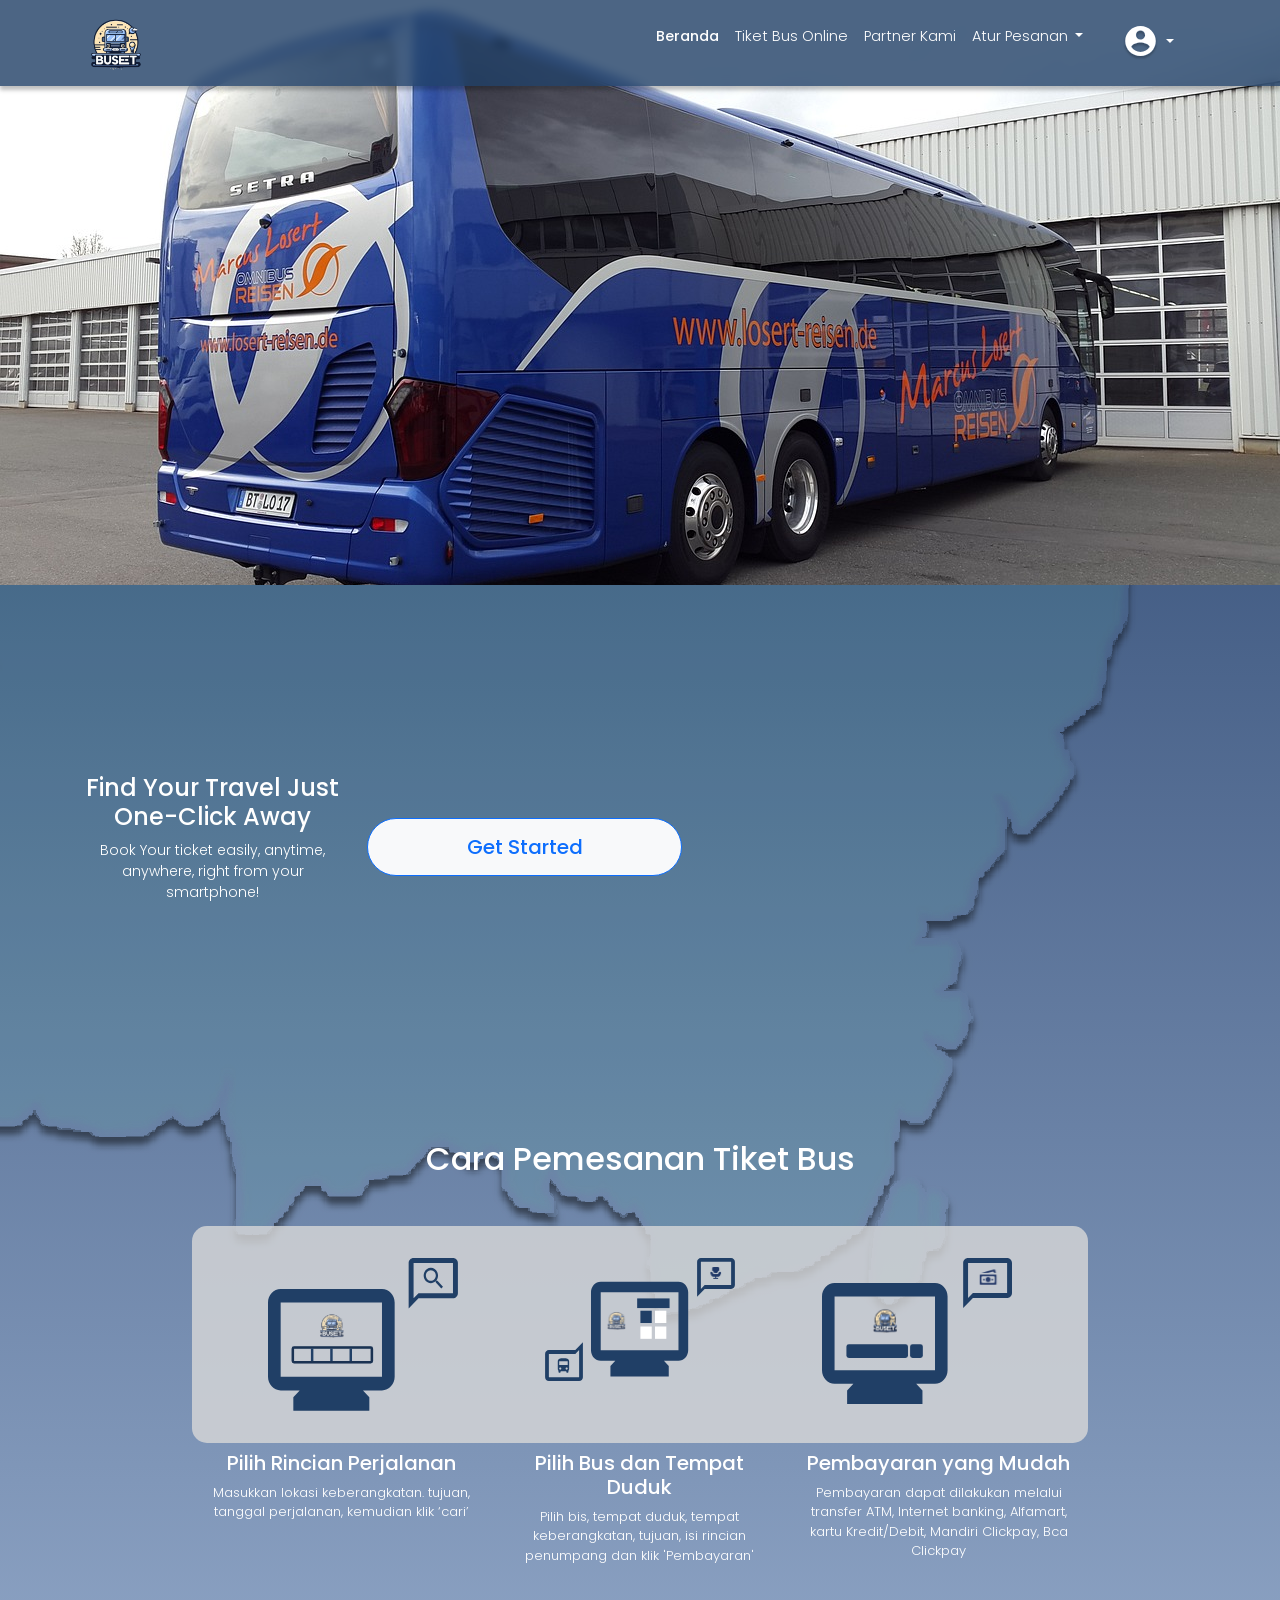
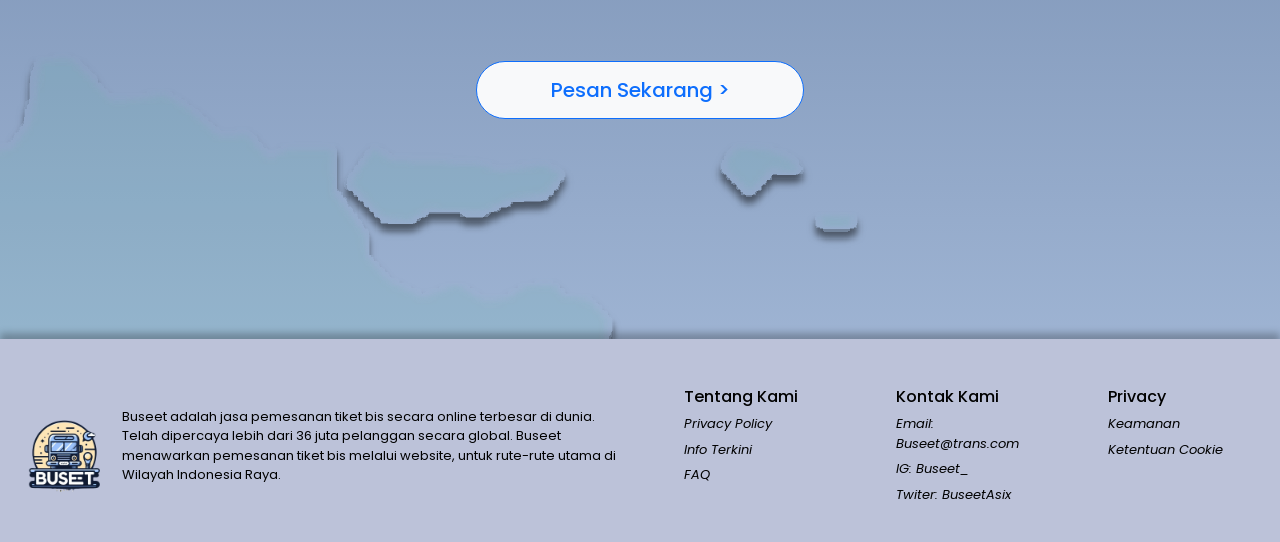
<file: index.html>
<!DOCTYPE html>
<html lang="en">

<head>
    <meta charset="UTF-8" />
    <meta http-equiv="X-UA-Compatible" content="IE=edge" />
    <meta name="viewport" content="width=device-width, initial-scale=1.0" />
    <link rel="stylesheet" href="https://cdnjs.cloudflare.com/ajax/libs/font-awesome/4.7.0/css/font-awesome.min.css" />
    <title> BUSEET </title>
    <!-- Bootstrap5 -->
    <link href="https://cdn.jsdelivr.net/npm/bootstrap@5.3.3/dist/css/bootstrap.min.css" rel="stylesheet" integrity="sha384-QWTKZyjpPEjISv5WaRU9OFeRpok6YctnYmDr5pNlyT2bRjXh0JMhjY6hW+ALEwIH" crossorigin="anonymous" />
    <!-- Linnk Font -->
    <link rel="preconnect" href="https://fonts.googleapis.com" />
    <link rel="preconnect" href="https://fonts.gstatic.com" crossorigin />
    <link href="https://fonts.googleapis.com/css2?family=Poppins:ital,wght@0,100;0,200;0,300;0,400;0,500;0,600;0,700;0,800;0,900;1,100;1,200;1,300;1,400;1,500;1,600;1,700;1,800;1,900&display=swap" rel="stylesheet" />
    <!-- css code file -->
    <link rel="stylesheet" href="./src/style/global.css" />
</head>

<body>
    <!-- Navigation Bar Tag Start -->
    <nav class="navbar navbar-dark navbar-expand-md bg-transparent fixed-top mynavbar">
        <div class="container">
            <img src="src/assets/icon/logo-buseet.png" width="70px" alt="Logo Buseet" />
            <button class="navbar-toggler text-white" type="button" data-bs-toggle="offcanvas" data-bs-target="#offcanvasNavbar" aria-controls="offcanvasNavbar" aria-label="Toggle navigation">
          <span class="navbar-toggler-icon"></span>
        </button>
            <!-- Offcanvas Navbar Start -->
            <div class="offcanvas offcanvas-end" tabindex="-1" id="offcanvasNavbar" aria-labelledby="offcanvasNavbarLabel">
                <div class="offcanvas-header">
                    <img src="src/assets/icon/logo-buseet.png" width="50px" alt="Logo Buseet" />
                    <button type="button" class="btn-close" data-bs-dismiss="offcanvas" aria-label="Close"></button>
                </div>
                <div class="offcanvas-body">
                    <ul class="navbar-nav ms-auto justify-content-end flex-grow-1 pe-3">
                        <!-- Profile Offcanvas Start -->
                        <li class="nav-item dropdown ms-4 offcanvas-profile">
                            <a class="nav-link dropdown-toggle" href="#" role="button" data-bs-toggle="dropdown" aria-expanded="false">
                                <img src="src/assets/icon/profile.svg" width="35px" alt="" />
                            </a>
                            <ul class="dropdown-menu">
                                <li><a class="dropdown-item" href="#">Perjalan Saya</a></li>
                                <li><a class="dropdown-item" href="src/public/profil-saya.html">Profile Saya</a></li>
                                <li><a class="dropdown-item" href="#">Dompet/Kartu</a></li>
                                <li>
                                    <hr class="dropdown-divider" />
                                </li>
                                <li><a class="dropdown-item text-danger" href="src/public/login.html">Sign Out</a></li>
                            </ul>
                        </li>
                        <!-- Profile Offcanvas End -->

                        <li class="nav-item">
                            <a class="nav-link aktiv" aria-current="page" href="#">Beranda</a>
                        </li>
                        <li class="nav-item">
                            <a class="nav-link" href="src/public/pesan-tiket.html">Tiket Bus Online</a>
                        </li>
                        <li class="nav-item">
                            <a class="nav-link" href="src/public/partner-kami.html">Partner Kami</a>
                        </li>
                        <!-- Dropdown Menu Start -->
                        <li class="nav-item dropdown">
                            <a class="nav-link dropdown-toggle" href="#" role="button" data-bs-toggle="dropdown" aria-expanded="false"> Atur Pesanan </a>
                            <ul class="dropdown-menu">
                                <li><a class="dropdown-item" href="#">Batalkan Tiket</a></li>
                                <li><a class="dropdown-item" href="#">Perubahan Jadwal</a></li>
                                <li><a class="dropdown-item" href="#">Tiket Saya</a></li>
                            </ul>
                        </li>
                        <!-- Dropdown Menu End -->
                        <!-- Profile Picture Start -->
                        <li class="nav-item dropdown ms-4 profile">
                            <a class="nav-link dropdown-toggle" href="#" role="button" data-bs-toggle="dropdown" aria-expanded="false">
                                <img src="src/assets/icon/profile.svg" width="35px" alt="" />
                            </a>
                            <ul class="dropdown-menu">
                                <li><a class="dropdown-item" href="#">Perjalan Saya</a></li>
                                <li><a class="dropdown-item" href="src/public/profil-saya.html">Profile Saya</a></li>
                                <li><a class="dropdown-item" href="#">Dompet/Kartu</a></li>
                                <li>
                                    <hr class="dropdown-divider" />
                                </li>
                                <li><a class="dropdown-item text-danger overflow-hidden overflow-visible-md" href="src/public/login.html">Sign Out</a></li>
                            </ul>
                        </li>
                        <!-- Profile Picture End -->
                    </ul>
                </div>
            </div>
            <!-- Offcanvas Navbar End -->
        </div>
    </nav>
    <!-- Navigation Bar Tag End -->

    <!-- Image Header -->
    <img src="src/assets/images/bg-bus.jpg" alt="Background Bus" class="bus-img" />

    <!-- Hero Section Start -->
    <section class="container w-full" id="hero">
        <div class="row align-items-center">
            <div class="col-3">
                <div class="row">
                    <p class="h4"> Find Your Travel Just One-Click Away </p>
                </div>
                <div class="row">
                    <p class="paragraf">Book Your ticket easily, anytime, anywhere, right from your smartphone!</p>
                </div>
            </div>
            <div class="col-4">
                <a href="src/public/login.html">
                    <button type="button" class="btn btn-outline-primary btn-light btn-lg">Get Started</button>
                </a>
            </div>
            <!-- Map View Code -->
            <div class="col-4">
                <iframe src="https://www.google.com/maps/embed?pb=!1m18!1m12!1m3!1d3957.022254927942!2d112.72197627442645!3d-7.351397072324451!2m3!1f0!2f0!3f0!3m2!1i1024!2i768!4f13.1!3m3!1m2!1s0x2dd7e5ef62fbc74d%3A0xc850d71c0bfc7b60!2sTerminal%20Bungurasih!5e0!3m2!1sen!2sid!4v1709715394984!5m2!1sen!2sid"
                    width="454" height="260" style="border: 0" allowfullscreen="" loading="lazy" referrerpolicy="no-referrer-when-downgrade" class="rounded"></iframe>
            </div>
            <!-- Map View End -->
        </div>
    </section>
    <!--  Hero Section End -->

    <!-- How To Booking  Section Start -->
    <section class="w-full pemesanan text-center">
        <h2 class="text-white">Cara Pemesanan Tiket Bus</h2>
        <!-- Booking Image Start -->
        <div class="img-container d-flex justify-content-center mt-5">
            <div class="row pesan-img">
                <div class="col-4">
                    <img src="src/assets/images/pilih-perjalanan.svg" width="190px" alt="" />
                </div>
                <div class="col-4">
                    <img src="src/assets/images/pilih-bus.svg" width="190px" alt="" />
                </div>
                <div class="col-4">
                    <img src="src/assets/images/pembayaran.svg" width="190px" alt="" />
                </div>
            </div>
        </div>
        <!-- Booking Image Start -->

        <!-- Caption  Text Start -->
        <div class="caption-conatiner d-flex justify-content-center text-white pt-2">
            <div class="row pesan-caption text-center">
                <div class="col-4">
                    <h5>Pilih Rincian Perjalanan</h5>
                    <p>Masukkan lokasi keberangkatan. tujuan, tanggal perjalanan, kemudian klik ‘cari’</p>
                </div>
                <div class="col-4">
                    <h5>Pilih Bus dan Tempat Duduk</h5>
                    <p>Pilih bis, tempat duduk, tempat keberangkatan, tujuan, isi rincian penumpang dan klik 'Pembayaran'</p>
                </div>
                <div class="col-4">
                    <h5>Pembayaran yang Mudah</h5>
                    <p>Pembayaran dapat dilakukan melalui transfer ATM, Internet banking, Alfamart, kartu Kredit/Debit, Mandiri Clickpay, Bca Clickpay</p>
                </div>
            </div>
        </div>
        <!-- Caption  Text End -->
    </section>
    <!-- How To Booking Section End -->

    <!-- Form For Button Pesan Sekarang -->
    <form action="" method="post" class="d-flex justify-content-center">
        <div class="container-btn">
            <a href="src/public/pesan-tiket.html">
                <button type="button" class="btn btn-outline-primary btn-light btn-lg">Pesan Sekarang ></button>
            </a>
        </div>
    </form>

    <footer>
        <div class="row d-flex align-items-center text-black">
            <div class="col-1">
                <img src="src/assets/icon/logo-buseet.png" width="100px" alt="Logo Buseet" />
            </div>
            <div class="col-5">
                <p>Buseet adalah jasa pemesanan tiket bis secara online terbesar di dunia. Telah dipercaya lebih dari 36 juta pelanggan secara global. Buseet menawarkan pemesanan tiket bis melalui website, untuk rute-rute utama di Wilayah Indonesia Raya.</p>
            </div>
            <div class="col-2 align-self-start">
                <ul>
                    <li class="h6">Tentang Kami</li>
                    <li>Privacy Policy</li>
                    <li>Info Terkini</li>
                    <li>FAQ</li>
                </ul>
            </div>
            <div class="col-2 align-self-start">
                <ul>
                    <li class="h6">Kontak Kami</li>
                    <li>Email: Buseet@trans.com</li>
                    <li>IG: Buseet_</li>
                    <li>Twiter: BuseetAsix</li>
                </ul>
            </div>
            <div class="col-2 align-self-start">
                <ul>
                    <li class="h6">Privacy</li>
                    <li>Keamanan</li>
                    <li>Ketentuan Cookie</li>
                </ul>
            </div>
        </div>
    </footer>

    <!-- Bootstrap5 JS -->
    <script src="https://cdn.jsdelivr.net/npm/bootstrap@5.3.3/dist/js/bootstrap.bundle.min.js" integrity="sha384-YvpcrYf0tY3lHB60NNkmXc5s9fDVZLESaAA55NDzOxhy9GkcIdslK1eN7N6jIeHz" crossorigin="anonymous"></script>
    <!-- javascript code file -->
    <script src="./src/js/index.js"></script>
</body>

</html>
</file>
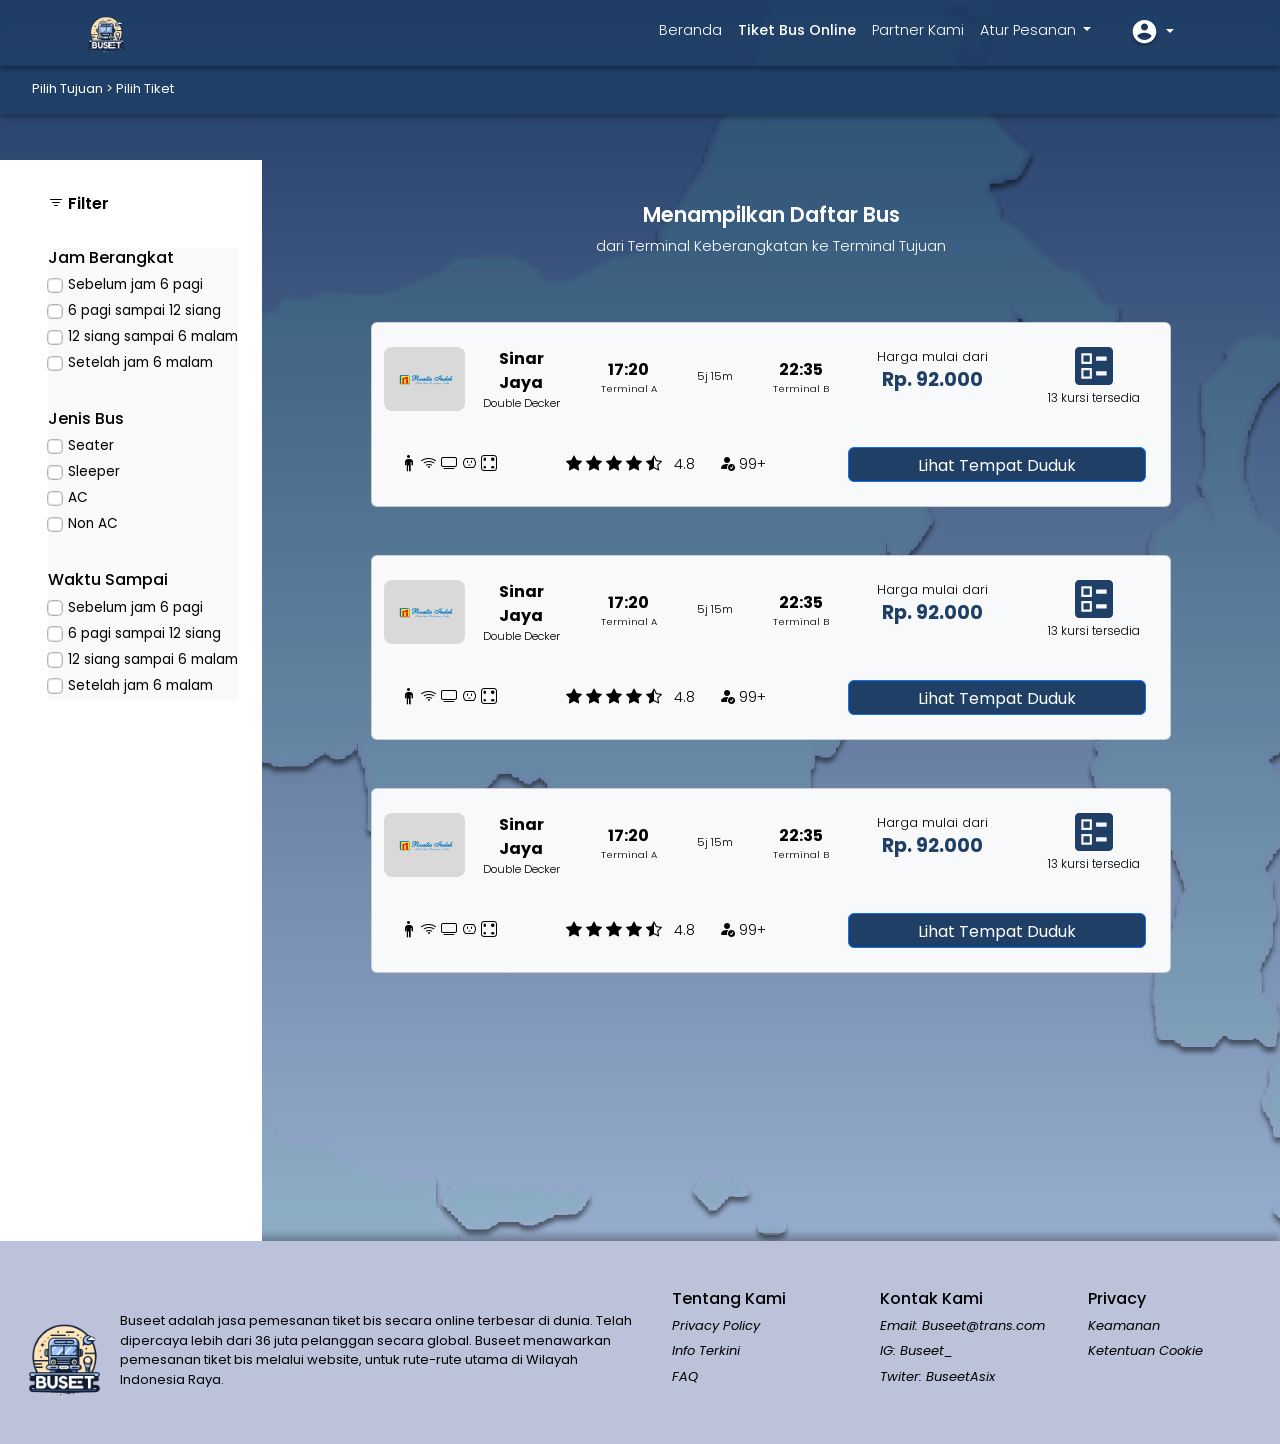
<file: src/public/detail-jadwal.html>
<!DOCTYPE html>
<html lang="en">

<head>
    <meta charset="UTF-8" />
    <meta http-equiv="X-UA-Compatible" content="IE=edge" />
    <meta name="viewport" content="width=device-width, initial-scale=1.0" />
    <link rel="stylesheet" href="https://cdnjs.cloudflare.com/ajax/libs/font-awesome/4.7.0/css/font-awesome.min.css" />
    <title> Pemesanan Tiket Online </title>
    <!-- Bootstrap5 -->
    <link href="https://cdn.jsdelivr.net/npm/bootstrap@5.3.3/dist/css/bootstrap.min.css" rel="stylesheet" integrity="sha384-QWTKZyjpPEjISv5WaRU9OFeRpok6YctnYmDr5pNlyT2bRjXh0JMhjY6hW+ALEwIH" crossorigin="anonymous" />
    <link rel="stylesheet" href="https://cdn.jsdelivr.net/npm/bootstrap-icons@1.11.3/font/bootstrap-icons.min.css" />
    <!-- Linnk Font -->
    <link rel="preconnect" href="https://fonts.googleapis.com" />
    <link rel="preconnect" href="https://fonts.gstatic.com" crossorigin />
    <link href="https://fonts.googleapis.com/css2?family=Poppins:ital,wght@0,100;0,200;0,300;0,400;0,500;0,600;0,700;0,800;0,900;1,100;1,200;1,300;1,400;1,500;1,600;1,700;1,800;1,900&display=swap" rel="stylesheet" />
    <!-- css code file -->
    <link rel="stylesheet" href="../style/global.css" />
    <link rel="stylesheet" href="../style/ticket-selector.css" />
    <link rel="stylesheet" href="../style/component.css" />
</head>

<body id="detail-jadwal">
    <!-- Navigation Bar Tag Start -->
    <nav class="navbar navbar-dark navbar-expand-md bg-transparent fixed-top mynavbar">
        <div class="container">
            <img src="../assets/icon/logo-buseet.png" width="50px" alt="Logo Buseet" />
            <button class="navbar-toggler text-white" type="button" data-bs-toggle="offcanvas" data-bs-target="#offcanvasNavbar" aria-controls="offcanvasNavbar" aria-label="Toggle navigation">
          <span class="navbar-toggler-icon"></span>
        </button>
            <!-- Offcanvas Navbar Start -->
            <div class="offcanvas offcanvas-end" tabindex="-1" id="offcanvasNavbar" aria-labelledby="offcanvasNavbarLabel">
                <div class="offcanvas-header">
                    <img src="../assets/icon/logo-buseet.png" width="50px" alt="Logo Buseet" />
                    <button type="button" class="btn-close" data-bs-dismiss="offcanvas" aria-label="Close"></button>
                </div>
                <div class="offcanvas-body">
                    <ul class="navbar-nav ms-auto justify-content-end flex-grow-1 pe-3">
                        <!-- Profile Offcanvas Start -->
                        <li class="nav-item dropdown ms-4 offcanvas-profile">
                            <a class="nav-link dropdown-toggle" href="#" role="button" data-bs-toggle="dropdown" aria-expanded="false">
                                <img src="../assets/icon/profile.svg" width="27px" alt="" />
                            </a>
                            <ul class="dropdown-menu">
                                <li><a class="dropdown-item" href="#">Perjalan Saya</a></li>
                                <li><a class="dropdown-item" href="profil-saya.html">Profile Saya</a></li>
                                <li><a class="dropdown-item" href="#">Dompet/Kartu</a></li>
                                <li>
                                    <hr class="dropdown-divider" />
                                </li>
                                <li><a class="dropdown-item text-danger" href="login.html">Sign Out</a></li>
                            </ul>
                        </li>
                        <!-- Profile Offcanvas End -->

                        <li class="nav-item">
                            <a class="nav-link" aria-current="page" href="../../index.html">Beranda</a>
                        </li>
                        <li class="nav-item">
                            <a class="nav-link aktiv" href="#">Tiket Bus Online</a>
                        </li>
                        <li class="nav-item">
                            <a class="nav-link" href="partner-kami.html">Partner Kami</a>
                        </li>
                        <!-- Dropdown Menu Start -->
                        <li class="nav-item dropdown">
                            <a class="nav-link dropdown-toggle" href="#" role="button" data-bs-toggle="dropdown" aria-expanded="false"> Atur Pesanan </a>
                            <ul class="dropdown-menu">
                                <li><a class="dropdown-item" href="#">Batalkan Tiket</a></li>
                                <li><a class="dropdown-item" href="#">Perubahan Jadwal</a></li>
                                <li><a class="dropdown-item" href="#">Tiket Saya</a></li>
                            </ul>
                        </li>
                        <!-- Dropdown Menu End -->
                        <!-- Profile Picture Start -->
                        <li class="nav-item dropdown ms-4 profile">
                            <a class="nav-link dropdown-toggle" href="#" role="button" data-bs-toggle="dropdown" aria-expanded="false">
                                <img src="../assets/icon/profile.svg" width="27px" alt="" />
                            </a>
                            <ul class="dropdown-menu">
                                <li><a class="dropdown-item" href="#">Perjalan Saya</a></li>
                                <li><a class="dropdown-item" href="profile-saya.html">Profile Saya</a></li>
                                <li><a class="dropdown-item" href="#">Dompet/Kartu</a></li>
                                <li>
                                    <hr class="dropdown-divider" />
                                </li>
                                <li><a class="dropdown-item text-danger" href="login.html">Sign Out</a></li>
                            </ul>
                        </li>
                        <!-- Profile Picture End -->
                    </ul>
                </div>
            </div>
            <!-- Offcanvas Navbar End -->
        </div>
    </nav>
    <div class="nav-tambahan font-13 position-fixed w-100 z-3">
        <a href="pesan-tiket.html">Pilih Tujuan</a> >
        <a href="">Pilih Tiket</a>
    </div>
    <!-- Navigation Bar Tag End -->

    <div class="d-flex flex-row justify-conten-around content-navbar-plus">
        <!-- Side Bar Start -->
        <aside class="ps-5 pe-4">
            <span class="fw-semibold fs-6 mb-0"><i class="bi bi-filter"></i> Filter</span>
            <!-- Form Filter Bus -->
            <form action="" method="post" class="bg-light mt-0">
                <!-- Jam Berangkat -->
                <h6>Jam Berangkat</h6>
                <div class="form-check">
                    <input class="form-check-input" type="checkbox" value="" id="jamBerangkat1" />
                    <label class="form-check-label" for="jamBerangkat1"> Sebelum jam 6 pagi</label>
                </div>
                <div class="form-check">
                    <input class="form-check-input" type="checkbox" value="" id="jamBerangkat2" />
                    <label class="form-check-label" for="jamBerangkat2"> 6 pagi sampai 12 siang</label>
                </div>
                <div class="form-check">
                    <input class="form-check-input" type="checkbox" value="" id="jamBerangkat3" />
                    <label class="form-check-label" for="jamBerangkat3"> 12 siang sampai 6 malam</label>
                </div>
                <div class="form-check">
                    <input class="form-check-input" type="checkbox" value="" id="jamBerangkat4" />
                    <label class="form-check-label" for="jamBerangkat4"> Setelah jam 6 malam</label>
                </div>

                <!-- Jenis Bus -->
                <h6>Jenis Bus</h6>
                <div class="form-check">
                    <input class="form-check-input" type="checkbox" value="" id="jenisBus1" />
                    <label class="form-check-label" for="jenisBus1"> Seater</label>
                </div>
                <div class="form-check">
                    <input class="form-check-input" type="checkbox" value="" id="jenisBus2" />
                    <label class="form-check-label" for="jenisBus2"> Sleeper</label>
                </div>
                <div class="form-check">
                    <input class="form-check-input" type="checkbox" value="" id="jenisBus3" />
                    <label class="form-check-label" for="jenisBus3"> AC</label>
                </div>
                <div class="form-check">
                    <input class="form-check-input" type="checkbox" value="" id="jenisBus4" />
                    <label class="form-check-label" for="jenisBus4"> Non AC</label>
                </div>

                <!-- Waktu Sampai -->
                <h6>Waktu Sampai</h6>
                <div class="form-check">
                    <input class="form-check-input" type="checkbox" value="" id="waktuSampai1" />
                    <label class="form-check-label" for="waktuSampai1"> Sebelum jam 6 pagi</label>
                </div>
                <div class="form-check">
                    <input class="form-check-input" type="checkbox" value="" id="waktuSampai2" />
                    <label class="form-check-label" for="waktuSampai2"> 6 pagi sampai 12 siang</label>
                </div>
                <div class="form-check">
                    <input class="form-check-input" type="checkbox" value="" id="waktuSampai3" />
                    <label class="form-check-label" for="waktuSampai3"> 12 siang sampai 6 malam</label>
                </div>
                <div class="form-check">
                    <input class="form-check-input" type="checkbox" value="" id="waktuSampai4" />
                    <label class="form-check-label" for="waktuSampai4"> Setelah jam 6 malam</label>
                </div>
            </form>
            <!-- Filter Bus End -->
        </aside>
        <!-- Side Bar End -->
        <!-- Main Content Start -->
        <main class="text-center pt-3 ms-auto me-auto">
            <h5 class="fw-semibold">Menampilkan Daftar Bus</h5>
            <p>dari Terminal Keberangkatan ke Terminal Tujuan</p>
            <div class="container-tiket mt-6">
                <!-- Card Tiket -->
                <div class="card mb-5 bg-light m-auto text-black p-4" style="width: 50rem">
                    <!-- Ticket Row Upper Start -->
                    <div class="row d-flex">
                        <div class="col-3">
                            <div class="row d-flex align-items-center">
                                <div class="col-5 logo-bus me-0 pe-5 d-inline-block">
                                    <img src="../assets/images/partner/logo-bus.png" width="60px" alt="" />
                                </div>
                                <div class="col-7 ms-0">
                                    <p class="d-block fw-bold mb-0" style="font-size: 1rem">Sinar Jaya</p>
                                    <p class="d-block mt-0 mb-0" style="font-size: 0.7rem">Double Decker</p>
                                </div>
                            </div>
                        </div>
                        <div class="col-4 d-flex justify-content-between align-items-center">
                            <div class="col-4">
                                <p class="mb-0 fw-bold" style="font-size: 1rem">17:20</p>
                                <p class="mt-0" style="font-size: 0.6rem">Terminal A</p>
                            </div>
                            <div class="col-4 ms-2 me-2">
                                <p class="" style="font-size: 0.7rem">5j 15m</p>
                            </div>
                            <div class="col-4">
                                <p class="mb-0 fw-bold" style="font-size: 1rem">22:35</p>
                                <p class="mt-0" style="font-size: 0.6rem">Terminal B</p>
                            </div>
                        </div>
                        <div class="col-3">
                            <p class="mb-0" style="font-size: 0.8rem">Harga mulai dari</p>
                            <p class="fw-bold mt-0 ticket-prices" style="font-size: 1.2rem">Rp. 92.000</p>
                        </div>
                        <div class="col-2">
                            <img src="../assets/icon/ballot.svg" width="38px" alt="" />
                            <p class="d-block mt-1" style="font-size: 0.75rem">13 kursi tersedia</p>
                        </div>
                    </div>
                    <!-- Ticket Row Upper Start -->

                    <!-- Ticket Row Downside Start -->
                    <div class="row d-flex align-items-center mt-4 shadow-bottom">
                        <div class="col-2">
                            <i class="bi bi-person-standing"></i>
                            <i class="bi bi-wifi"></i>
                            <i class="bi bi-tv"></i>
                            <i class="bi bi-outlet"></i>
                            <i class="bi bi-dice-4"></i>
                        </div>
                        <div class="col-3 text-end">
                            <div class="star-container d-inline">
                                <i class="bi bi-star-fill"></i>
                                <i class="bi bi-star-fill"></i>
                                <i class="bi bi-star-fill"></i>
                                <i class="bi bi-star-fill"></i>
                                <i class="bi bi-star-half"></i>
                            </div>
                            <p class="d-inline ms-2">4.8</p>
                        </div>
                        <div class="col-2 text-start">
                            <i class="bi bi-person-fill-check"></i>
                            <p class="d-inline">99+</p>
                        </div>
                        <div class="col-5 ms-0">
                            <div class="d-grid gap-2 col-12 mx-auto">
                                <!-- Collapse Ticket Seat Button end -->
                                <button class="btn btn-primary collapse-btn" type="button" data-bs-toggle="collapse" data-bs-target="#collapseTicket1" aria-expanded="false" aria-controls="collapseTicket1"> Lihat Tempat Duduk </button>
                                <!-- Collapse Ticket Seat Button End -->
                            </div>
                        </div>
                    </div>
                    <!-- Ticket Row Downside End -->

                    <!-- Collapse Item Start -->
                    <form action="" class="ticket-selection-form">
                        <div class="collapse mt-4 row w-100 p-0 position-relative" id="collapseTicket1">
                            <!-- Price List Selector Start -->
                            <div class="ticket-price justify-content-evenly">
                                <div class="head-price col-3">
                                    <h6 class="d-block" style="font-size: 14px">Seat Price</h6>
                                </div>
                                <div class="price-list">
                                    <input type="radio" name="price" id="all-price" checked class="d-none" />
                                    <label for="all-price" class="price-item">
                      <div class="price">See All</div>
                    </label>
                                    <input type="radio" name="price" id="price1" class="d-none" />
                                    <label for="price1" class="price-item">
                      <div class="price">95.000</div>
                    </label>
                                    <input type="radio" name="price" id="price2" class="d-none" />
                                    <label for="price2" class="price-item">
                      <div class="price">110.000</div>
                    </label>
                                </div>
                            </div>
                            <div class="w-75 mt-3 mb-4 tutorial-container ms-auto me-auto">
                                <p class="text-center font-12">Klik pilihan kursi yang tersedia kemudian lanjut ke bagian pembayaran</p>
                            </div>
                            <!-- Price List Selector End -->

                            <!-- Bus Seat Selection Start -->
                            <div class="ticket-container col-7">
                                <div class="seats">
                                    <div id="seats" class="all-seats">
                                        <input type="radio" name="buss" id="buss" class="d-none" />
                                        <label for="buss" class="seat d-inline-block font-12">1</label>
                                    </div>
                                    <ul class="status list-unstyled">
                                        <li class="item">Available</li>
                                        <li class="item">Booked</li>
                                        <li class="item">Selected</li>
                                    </ul>
                                </div>
                            </div>
                            <!-- Bus Seat Selection End -->

                            <!-- Detail Ticket Booked Start -->
                            <div class="col-5 border-1 rounded-2">
                                <div class="card text-start booking-detail-container">
                                    <h5 style="font-size: 16px" class="fw-bold mb-4">Detail Tempat Duduk</h5>
                                    <div class="card-content d-flex flex-column">
                                        <div style="border-left: 1px dotted #000" class="position-relative card-section text-start depart-arrival-info ps-2">
                                            <div class="position-absolute top-0 left-03 bg-dark border border-secondary rounded-circle" style="width: 10px; height: 10px"></div>
                                            <div class="position-absolute bottom-0 left-03 bg-dark border border-secondary rounded-circle" style="width: 10px; height: 10px"></div>
                                            <h6 class="fw-bold font-13">Keberangkatan</h6>
                                            <div class="d-flex justify-content-between ms-3 mt-1">
                                                <p class="d-block font-13 fw-semibold">Terminal A</p>
                                                <p class="d-blcok fw-semibold">17:20</p>
                                            </div>
                                            <p class="ms-3 font-12">Jl. Sehat Selalu, RT.01/RW.01, Bungurasih, Surabaya</p>
                                            <h6 class="fw-bold font-13 mt-3">Kedatangan</h6>
                                        </div>
                                        <div class="card-section text-start depart-arrival-info ps-2">
                                            <div class="d-flex justify-content-between ms-3 mt-1">
                                                <p class="d-block font-13 fw-semibold">Terminal B</p>
                                                <p class="d-blcok fw-semibold">22:35</p>
                                            </div>
                                            <p class="ms-3 font-12">JI. Yakin Sukses, RT.09/RW.02. Cakung, Jakarta Timur</p>
                                        </div>
                                        <div class="card-section d-flex justify-content-between mt-3 border-top border-bottom pt-3 align-content-center">
                                            <h6 class="font-13 fw-semibold">Nomor Tempat Duduk</h6>
                                            <p class="seat-number"></p>
                                        </div>
                                        <div class="card-section mt-3">
                                            <h6 class="font-13 fw-semibold">Detail Harga</h6>
                                            <div class="d-flex justify-content-between">
                                                <p>Jumlah</p>
                                                <p class="fw-semibold">Rp 92.000</p>
                                            </div>
                                        </div>
                                    </div>
                                    <a href="" class="btn btn-lg font-13">Lanjutkan ke Pemesanan</a>
                                </div>
                            </div>
                            <!-- Detail Ticket Booked Start -->
                        </div>
                    </form>
                    <!-- Collapse Item End -->
                </div>
                <!-- End Card Tiket -->

                <!-- Card Tiket -->
                <div class="card mb-5 bg-light m-auto text-black p-4" style="width: 50rem">
                    <!-- Ticket Row Upper Start -->
                    <div class="row d-flex">
                        <div class="col-3">
                            <div class="row d-flex align-items-center">
                                <div class="col-5 logo-bus me-0 pe-5 d-inline-block">
                                    <img src="../assets/images/partner/logo-bus.png" width="60px" alt="" />
                                </div>
                                <div class="col-7 ms-0">
                                    <p class="d-block fw-bold mb-0" style="font-size: 1rem">Sinar Jaya</p>
                                    <p class="d-block mt-0 mb-0" style="font-size: 0.7rem">Double Decker</p>
                                </div>
                            </div>
                        </div>
                        <div class="col-4 d-flex justify-content-between align-items-center">
                            <div class="col-4">
                                <p class="mb-0 fw-bold" style="font-size: 1rem">17:20</p>
                                <p class="mt-0" style="font-size: 0.6rem">Terminal A</p>
                            </div>
                            <div class="col-4 ms-2 me-2">
                                <p class="" style="font-size: 0.7rem">5j 15m</p>
                            </div>
                            <div class="col-4">
                                <p class="mb-0 fw-bold" style="font-size: 1rem">22:35</p>
                                <p class="mt-0" style="font-size: 0.6rem">Terminal B</p>
                            </div>
                        </div>
                        <div class="col-3">
                            <p class="mb-0" style="font-size: 0.8rem">Harga mulai dari</p>
                            <p class="fw-bold mt-0 ticket-prices" style="font-size: 1.2rem">Rp. 92.000</p>
                        </div>
                        <div class="col-2">
                            <img src="../assets/icon/ballot.svg" width="38px" alt="" />
                            <p class="d-block mt-1" style="font-size: 0.75rem">13 kursi tersedia</p>
                        </div>
                    </div>
                    <!-- Ticket Row Upper Start -->

                    <!-- Ticket Row Downside Start -->
                    <div class="row d-flex align-items-center mt-4 shadow-bottom">
                        <div class="col-2">
                            <i class="bi bi-person-standing"></i>
                            <i class="bi bi-wifi"></i>
                            <i class="bi bi-tv"></i>
                            <i class="bi bi-outlet"></i>
                            <i class="bi bi-dice-4"></i>
                        </div>
                        <div class="col-3 text-end">
                            <div class="star-container d-inline">
                                <i class="bi bi-star-fill"></i>
                                <i class="bi bi-star-fill"></i>
                                <i class="bi bi-star-fill"></i>
                                <i class="bi bi-star-fill"></i>
                                <i class="bi bi-star-half"></i>
                            </div>
                            <p class="d-inline ms-2">4.8</p>
                        </div>
                        <div class="col-2 text-start">
                            <i class="bi bi-person-fill-check"></i>
                            <p class="d-inline">99+</p>
                        </div>
                        <div class="col-5 ms-0">
                            <div class="d-grid gap-2 col-12 mx-auto">
                                <!-- Collapse Ticket Seat Button end -->
                                <button class="btn btn-primary collapse-btn" type="button" data-bs-toggle="collapse" data-bs-target="#collapseTicket2" aria-expanded="false" aria-controls="collapseTicket2"> Lihat Tempat Duduk </button>
                                <!-- Collapse Ticket Seat Button End -->
                            </div>
                        </div>
                    </div>
                    <!-- Ticket Row Downside End -->

                    <!-- Collapse Item Start -->
                    <form action="" class="ticket-selection-form">
                        <div class="collapse mt-4 row w-100 p-0 position-relative" id="collapseTicket2">
                            <!-- Price List Selector Start -->
                            <div class="ticket-price justify-content-evenly">
                                <div class="head-price col-3">
                                    <h6 class="d-block" style="font-size: 14px">Seat Price</h6>
                                </div>
                                <div class="price-list">
                                    <input type="radio" name="price" id="all-price" checked class="d-none" />
                                    <label for="all-price" class="price-item">
                      <div class="price">See All</div>
                    </label>
                                    <input type="radio" name="price" id="price1" class="d-none" />
                                    <label for="price1" class="price-item">
                      <div class="price">95.000</div>
                    </label>
                                    <input type="radio" name="price" id="price2" class="d-none" />
                                    <label for="price2" class="price-item">
                      <div class="price">110.000</div>
                    </label>
                                </div>
                            </div>
                            <div class="w-75 mt-3 mb-4 tutorial-container ms-auto me-auto">
                                <p class="text-center font-12">Klik pilihan kursi yang tersedia kemudian lanjut ke bagian pembayaran</p>
                            </div>
                            <!-- Price List Selector End -->

                            <!-- Bus Seat Selection Start -->
                            <div class="ticket-container col-7">
                                <div class="seats">
                                    <div id="seatsa" class="all-seats">
                                        <input type="radio" name="bussa" id="bussa" class="d-none" />
                                        <label for="bussa" class="seat d-inline-block font-12">1</label>
                                    </div>
                                    <ul class="status list-unstyled">
                                        <li class="item">Available</li>
                                        <li class="item">Booked</li>
                                        <li class="item">Selected</li>
                                    </ul>
                                </div>
                            </div>
                            <!-- Bus Seat Selection End -->

                            <!-- Detail Ticket Booked Start -->
                            <div class="col-5 border-1 rounded-2">
                                <div class="card text-start booking-detail-container">
                                    <h5 style="font-size: 16px" class="fw-bold mb-4">Detail Tempat Duduk</h5>
                                    <div class="card-content d-flex flex-column">
                                        <div style="border-left: 1px dotted #000" class="position-relative card-section text-start depart-arrival-info ps-2">
                                            <div class="position-absolute top-0 left-03 bg-dark border border-secondary rounded-circle" style="width: 10px; height: 10px"></div>
                                            <div class="position-absolute bottom-0 left-03 bg-dark border border-secondary rounded-circle" style="width: 10px; height: 10px"></div>
                                            <h6 class="fw-bold font-13">Keberangkatan</h6>
                                            <div class="d-flex justify-content-between ms-3 mt-1">
                                                <p class="d-block font-13 fw-semibold">Terminal A</p>
                                                <p class="d-blcok fw-semibold">17:20</p>
                                            </div>
                                            <p class="ms-3 font-12">Jl. Sehat Selalu, RT.01/RW.01, Bungurasih, Surabaya</p>
                                            <h6 class="fw-bold font-13 mt-3">Kedatangan</h6>
                                        </div>
                                        <div class="card-section text-start depart-arrival-info ps-2">
                                            <div class="d-flex justify-content-between ms-3 mt-1">
                                                <p class="d-block font-13 fw-semibold">Terminal B</p>
                                                <p class="d-blcok fw-semibold">22:35</p>
                                            </div>
                                            <p class="ms-3 font-12">JI. Yakin Sukses, RT.09/RW.02. Cakung, Jakarta Timur</p>
                                        </div>
                                        <div class="card-section d-flex justify-content-between mt-3 border-top border-bottom pt-3 align-content-center">
                                            <h6 class="font-13 fw-semibold">Nomor Tempat Duduk</h6>
                                            <p class="seat-number"></p>
                                        </div>
                                        <div class="card-section mt-3">
                                            <h6 class="font-13 fw-semibold">Detail Harga</h6>
                                            <div class="d-flex justify-content-between">
                                                <p>Jumlah</p>
                                                <p class="fw-semibold">Rp 92.000</p>
                                            </div>
                                        </div>
                                    </div>
                                    <a href="" class="btn btn-lg font-13">Lanjutkan ke Pemesanan</a>
                                </div>
                            </div>
                            <!-- Detail Ticket Booked Start -->
                        </div>
                    </form>
                    <!-- Collapse Item End -->
                </div>
                <!-- End Card Tiket -->

                <!-- Card Tiket -->
                <div class="card mb-5 bg-light m-auto text-black p-4" style="width: 50rem">
                    <!-- Ticket Row Upper Start -->
                    <div class="row d-flex">
                        <div class="col-3">
                            <div class="row d-flex align-items-center">
                                <div class="col-5 logo-bus me-0 pe-5 d-inline-block">
                                    <img src="../assets/images/partner/logo-bus.png" width="60px" alt="" />
                                </div>
                                <div class="col-7 ms-0">
                                    <p class="d-block fw-bold mb-0" style="font-size: 1rem">Sinar Jaya</p>
                                    <p class="d-block mt-0 mb-0" style="font-size: 0.7rem">Double Decker</p>
                                </div>
                            </div>
                        </div>
                        <div class="col-4 d-flex justify-content-between align-items-center">
                            <div class="col-4">
                                <p class="mb-0 fw-bold" style="font-size: 1rem">17:20</p>
                                <p class="mt-0" style="font-size: 0.6rem">Terminal A</p>
                            </div>
                            <div class="col-4 ms-2 me-2">
                                <p class="" style="font-size: 0.7rem">5j 15m</p>
                            </div>
                            <div class="col-4">
                                <p class="mb-0 fw-bold" style="font-size: 1rem">22:35</p>
                                <p class="mt-0" style="font-size: 0.6rem">Terminal B</p>
                            </div>
                        </div>
                        <div class="col-3">
                            <p class="mb-0" style="font-size: 0.8rem">Harga mulai dari</p>
                            <p class="fw-bold mt-0 ticket-prices" style="font-size: 1.2rem">Rp. 92.000</p>
                        </div>
                        <div class="col-2">
                            <img src="../assets/icon/ballot.svg" width="38px" alt="" />
                            <p class="d-block mt-1" style="font-size: 0.75rem">13 kursi tersedia</p>
                        </div>
                    </div>
                    <!-- Ticket Row Upper Start -->

                    <!-- Ticket Row Downside Start -->
                    <div class="row d-flex align-items-center mt-4 shadow-bottom">
                        <div class="col-2">
                            <i class="bi bi-person-standing"></i>
                            <i class="bi bi-wifi"></i>
                            <i class="bi bi-tv"></i>
                            <i class="bi bi-outlet"></i>
                            <i class="bi bi-dice-4"></i>
                        </div>
                        <div class="col-3 text-end">
                            <div class="star-container d-inline">
                                <i class="bi bi-star-fill"></i>
                                <i class="bi bi-star-fill"></i>
                                <i class="bi bi-star-fill"></i>
                                <i class="bi bi-star-fill"></i>
                                <i class="bi bi-star-half"></i>
                            </div>
                            <p class="d-inline ms-2">4.8</p>
                        </div>
                        <div class="col-2 text-start">
                            <i class="bi bi-person-fill-check"></i>
                            <p class="d-inline">99+</p>
                        </div>
                        <div class="col-5 ms-0">
                            <div class="d-grid gap-2 col-12 mx-auto">
                                <!-- Collapse Ticket Seat Button end -->
                                <button class="btn btn-primary collapse-btn" type="button" data-bs-toggle="collapse" data-bs-target="#collapseTicket3" aria-expanded="false" aria-controls="collapseTicket3"> Lihat Tempat Duduk </button>
                                <!-- Collapse Ticket Seat Button End -->
                            </div>
                        </div>
                    </div>
                    <!-- Ticket Row Downside End -->

                    <!-- Collapse Item Start -->
                    <form action="" class="ticket-selection-form">
                        <div class="collapse mt-4 row w-100 p-0 position-relative" id="collapseTicket3">
                            <!-- Price List Selector Start -->
                            <div class="ticket-price justify-content-evenly">
                                <div class="head-price col-3">
                                    <h6 class="d-block" style="font-size: 14px">Seat Price</h6>
                                </div>
                                <div class="price-list">
                                    <input type="radio" name="price" id="all-price" checked class="d-none" />
                                    <label for="all-price" class="price-item">
                      <div class="price">See All</div>
                    </label>
                                    <input type="radio" name="price" id="price1" class="d-none" />
                                    <label for="price1" class="price-item">
                      <div class="price">95.000</div>
                    </label>
                                    <input type="radio" name="price" id="price2" class="d-none" />
                                    <label for="price2" class="price-item">
                      <div class="price">110.000</div>
                    </label>
                                </div>
                            </div>
                            <div class="w-75 mt-3 mb-4 tutorial-container ms-auto me-auto">
                                <p class="text-center font-12">Klik pilihan kursi yang tersedia kemudian lanjut ke bagian pembayaran</p>
                            </div>
                            <!-- Price List Selector End -->

                            <!-- Bus Seat Selection Start -->
                            <div class="ticket-container col-7">
                                <div class="seats">
                                    <div id="seatsb" class="all-seats">
                                        <input type="radio" name="bussb" id="bussb" class="d-none" />
                                        <label for="bussb" class="seat d-inline-block font-12">1</label>
                                    </div>
                                    <ul class="status list-unstyled">
                                        <li class="item">Available</li>
                                        <li class="item">Booked</li>
                                        <li class="item">Selected</li>
                                    </ul>
                                </div>
                            </div>
                            <!-- Bus Seat Selection End -->

                            <!-- Detail Ticket Booked Start -->
                            <div class="col-5 border-1 rounded-2">
                                <div class="card text-start booking-detail-container">
                                    <h5 style="font-size: 16px" class="fw-bold mb-4">Detail Tempat Duduk</h5>
                                    <div class="card-content d-flex flex-column">
                                        <div style="border-left: 1px dotted #000" class="position-relative card-section text-start depart-arrival-info ps-2">
                                            <div class="position-absolute top-0 left-03 bg-dark border border-secondary rounded-circle" style="width: 10px; height: 10px"></div>
                                            <div class="position-absolute bottom-0 left-03 bg-dark border border-secondary rounded-circle" style="width: 10px; height: 10px"></div>
                                            <h6 class="fw-bold font-13">Keberangkatan</h6>
                                            <div class="d-flex justify-content-between ms-3 mt-1">
                                                <p class="d-block font-13 fw-semibold">Terminal A</p>
                                                <p class="d-blcok fw-semibold">17:20</p>
                                            </div>
                                            <p class="ms-3 font-12">Jl. Sehat Selalu, RT.01/RW.01, Bungurasih, Surabaya</p>
                                            <h6 class="fw-bold font-13 mt-3">Kedatangan</h6>
                                        </div>
                                        <div class="card-section text-start depart-arrival-info ps-2">
                                            <div class="d-flex justify-content-between ms-3 mt-1">
                                                <p class="d-block font-13 fw-semibold">Terminal B</p>
                                                <p class="d-blcok fw-semibold">22:35</p>
                                            </div>
                                            <p class="ms-3 font-12">JI. Yakin Sukses, RT.09/RW.02. Cakung, Jakarta Timur</p>
                                        </div>
                                        <div class="card-section d-flex justify-content-between mt-3 border-top border-bottom pt-3 align-content-center">
                                            <h6 class="font-13 fw-semibold">Nomor Tempat Duduk</h6>
                                            <p class="seat-number"></p>
                                        </div>
                                        <div class="card-section mt-3">
                                            <h6 class="font-13 fw-semibold">Detail Harga</h6>
                                            <div class="d-flex justify-content-between">
                                                <p>Jumlah</p>
                                                <p class="fw-semibold">Rp 92.000</p>
                                            </div>
                                        </div>
                                    </div>
                                    <a href="" class="btn btn-lg font-13">Lanjutkan ke Pemesanan</a>
                                </div>
                            </div>
                            <!-- Detail Ticket Booked Start -->
                        </div>
                    </form>
                    <!-- Collapse Item End -->
                </div>
                <!-- End Card Tiket -->
            </div>
        </main>
        <!-- Main Content End -->
    </div>

    <footer class="d-flex align-items-center text-black mt-0">
        <div class="col-1">
            <img src="../assets/icon/logo-buseet.png" width="100px" alt="Logo Buseet" />
        </div>
        <div class="col-5">
            <p>Buseet adalah jasa pemesanan tiket bis secara online terbesar di dunia. Telah dipercaya lebih dari 36 juta pelanggan secara global. Buseet menawarkan pemesanan tiket bis melalui website, untuk rute-rute utama di Wilayah Indonesia Raya.</p>
        </div>
        <div class="col-2 align-self-start">
            <ul>
                <li class="h6">Tentang Kami</li>
                <li>Privacy Policy</li>
                <li>Info Terkini</li>
                <li>FAQ</li>
            </ul>
        </div>
        <div class="col-2 align-self-start">
            <ul>
                <li class="h6">Kontak Kami</li>
                <li>Email: Buseet@trans.com</li>
                <li>IG: Buseet_</li>
                <li>Twiter: BuseetAsix</li>
            </ul>
        </div>
        <div class="col-2 align-self-start">
            <ul>
                <li class="h6">Privacy</li>
                <li>Keamanan</li>
                <li>Ketentuan Cookie</li>
            </ul>
        </div>
    </footer>

    <!-- Bootstrap5 JS -->
    <script src="https://cdn.jsdelivr.net/npm/bootstrap@5.3.3/dist/js/bootstrap.bundle.min.js" integrity="sha384-YvpcrYf0tY3lHB60NNkmXc5s9fDVZLESaAA55NDzOxhy9GkcIdslK1eN7N6jIeHz" crossorigin="anonymous"></script>
    <!-- javascript code file -->
    <script src="../js/index.js"></script>
    <script src="../js/ticket-selector.js"></script>

    <!-- JavaScript Function Call -->
    <script>
        // Ticket Bus 1
        generateSeatSelector("seats", "buss");
        seatNumberGenerator("buss");
        // Ticket Bus 2
        generateSeatSelector("seatsa", "bussa");
        seatNumberGenerator("bussa");
        // Ticket Bus 3
        generateSeatSelector("seatsb", "bussb");
        seatNumberGenerator("bussb");

        document.addEventListener("DOMContentLoaded", () => {
            const lanjutkanButtons = document.querySelectorAll(".btn.btn-lg.font-13");

            // Menambahkan event listener ke setiap tombol
            lanjutkanButtons.forEach((button) => {
                button.addEventListener("click", (event) => {
                    // Check whether a seat number has been selected
                    let bussSeatNumber = localStorage.getItem("bussSeatNumber");

                    if (!bussSeatNumber) {
                        // If no seat number is selected, displays an error message and prevents navigation
                        alert("Silakan pilih nomor tempat duduk sebelum melanjutkan.");
                        event.preventDefault();
                    } else {
                        // If a seat number has been selected, continue to the next page
                        event.preventDefault();
                        window.location.href = "identity-form-page.html";
                    }
                });
            });
        });
    </script>
</body>

</html>
</file>
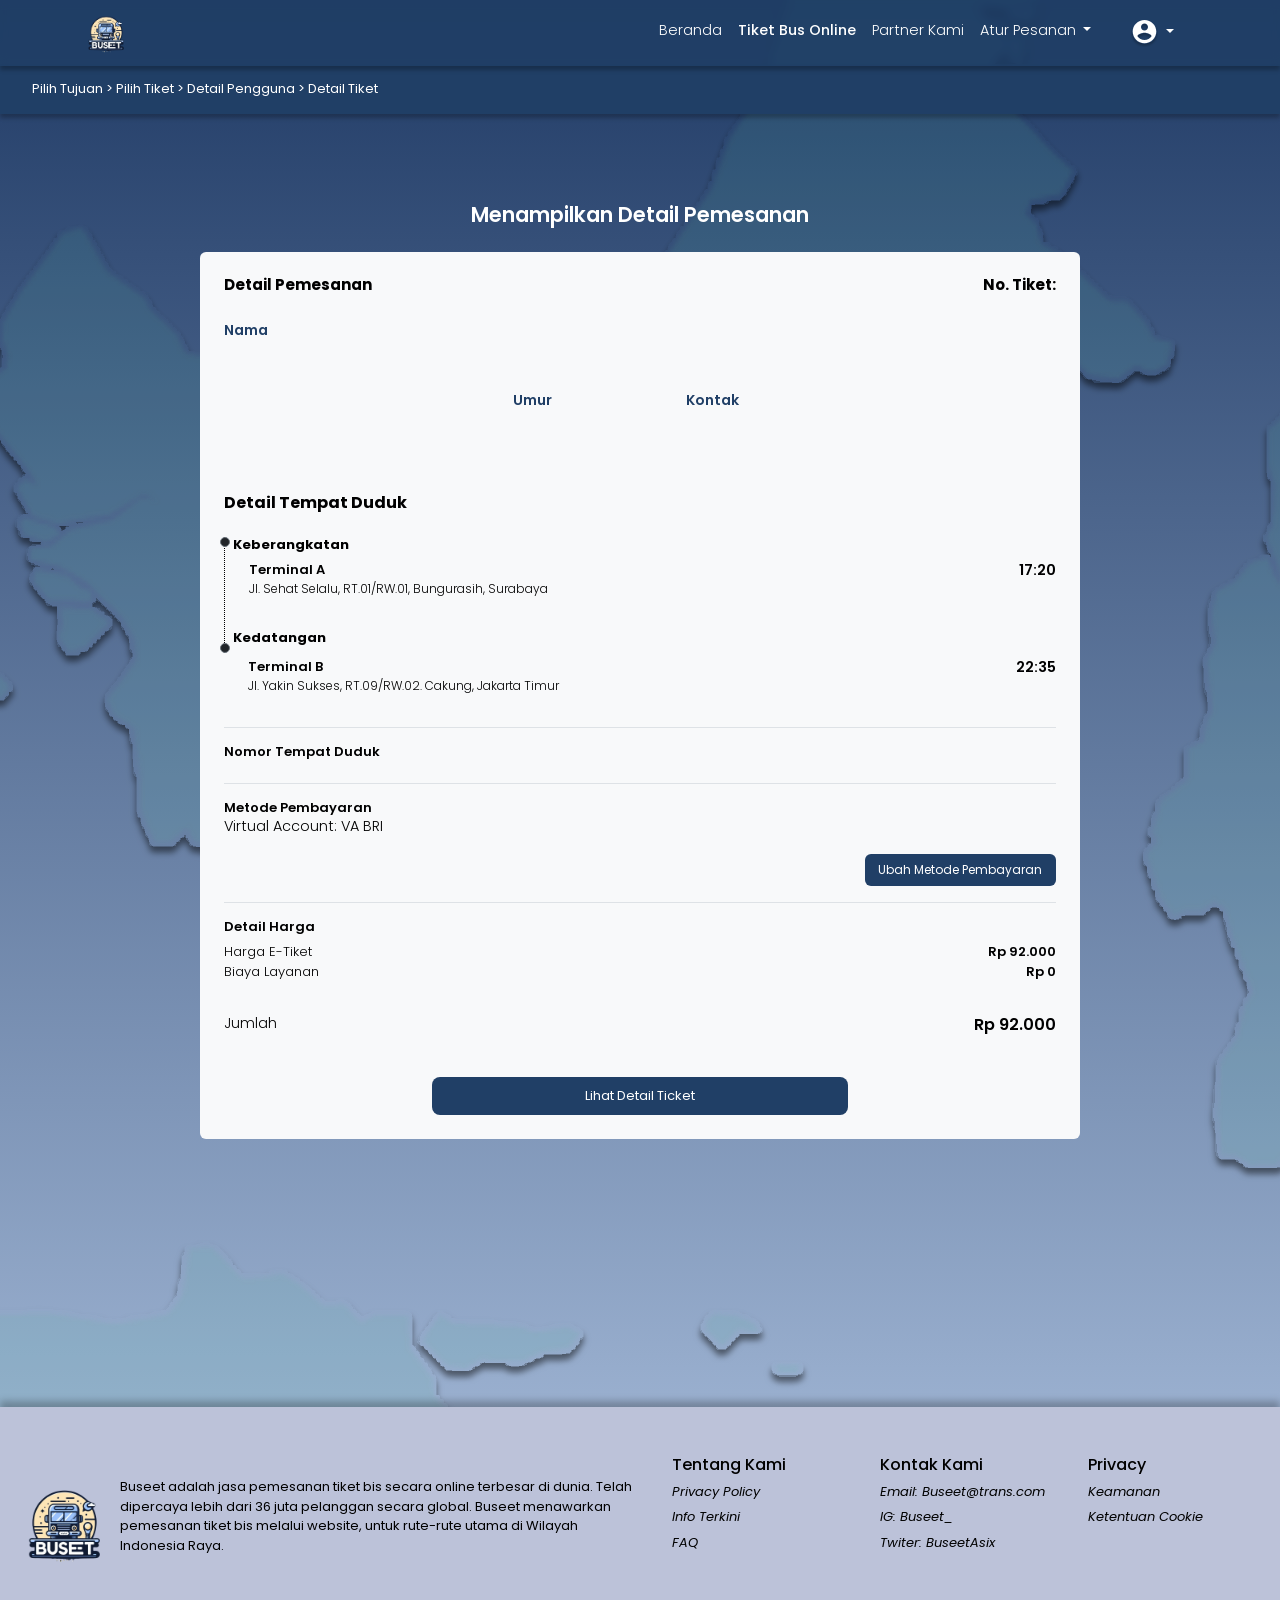
<file: src/public/detail-ticket.html>
<!DOCTYPE html>
<html lang="en">

<head>
    <meta charset="UTF-8" />
    <meta name="viewport" content="width=device-width, initial-scale=1.0" />
    <link rel="stylesheet" href="https://cdnjs.cloudflare.com/ajax/libs/font-awesome/4.7.0/css/font-awesome.min.css" />
    <title> BUSEET </title>
    <!-- Bootstrap5 -->
    <link href="https://cdn.jsdelivr.net/npm/bootstrap@5.3.3/dist/css/bootstrap.min.css" rel="stylesheet" integrity="sha384-QWTKZyjpPEjISv5WaRU9OFeRpok6YctnYmDr5pNlyT2bRjXh0JMhjY6hW+ALEwIH" crossorigin="anonymous" />
    <link rel="stylesheet" href="https://cdn.jsdelivr.net/npm/bootstrap-icons@1.11.3/font/bootstrap-icons.min.css" />
    <!-- Linnk Font -->
    <link rel="preconnect" href="https://fonts.googleapis.com" />
    <link rel="preconnect" href="https://fonts.gstatic.com" crossorigin />
    <link href="https://fonts.googleapis.com/css2?family=Poppins:ital,wght@0,100;0,200;0,300;0,400;0,500;0,600;0,700;0,800;0,900;1,100;1,200;1,300;1,400;1,500;1,600;1,700;1,800;1,900&display=swap" rel="stylesheet" />
    <!-- css code file -->
    <link rel="stylesheet" href="../style/global.css" />
    <link rel="stylesheet" href="../style/ticket-selector.css" />
    <link rel="stylesheet" href="../style/component.css" />

    <style>
        .booking-detail-container input {
            color: #203f66;
        }
        
        .pay-page-btn,
        .pay-method-btn {
            background-color: #203f66;
            color: #fff;
        }
        
        .pay-method-btn {
            width: 23%;
        }
        
        .pay-page-btn:hover,
        .pay-method-btn:hover {
            background-color: #2b61a3;
            color: #fff;
        }
        
        .pay-price-mb {
            margin-bottom: -1rem;
        }
    </style>
</head>

<body id="detail-jadwal">
    <!-- Navigation Bar Tag Start -->
    <nav class="navbar navbar-dark navbar-expand-md bg-transparent fixed-top mynavbar">
        <div class="container">
            <img src="../assets/icon/logo-buseet.png" width="50px" alt="Logo Buseet" />
            <button class="navbar-toggler text-white" type="button" data-bs-toggle="offcanvas" data-bs-target="#offcanvasNavbar" aria-controls="offcanvasNavbar" aria-label="Toggle navigation">
          <span class="navbar-toggler-icon"></span>
        </button>
            <!-- Offcanvas Navbar Start -->
            <div class="offcanvas offcanvas-end" tabindex="-1" id="offcanvasNavbar" aria-labelledby="offcanvasNavbarLabel">
                <div class="offcanvas-header">
                    <img src="../assets/icon/logo-buseet.png" width="50px" alt="Logo Buseet" />
                    <button type="button" class="btn-close" data-bs-dismiss="offcanvas" aria-label="Close"></button>
                </div>
                <div class="offcanvas-body">
                    <ul class="navbar-nav ms-auto justify-content-end flex-grow-1 pe-3">
                        <!-- Profile Offcanvas Start -->
                        <li class="nav-item dropdown ms-4 offcanvas-profile">
                            <a class="nav-link dropdown-toggle" href="#" role="button" data-bs-toggle="dropdown" aria-expanded="false">
                                <img src="../assets/icon/profile.svg" width="27px" alt="" />
                            </a>
                            <ul class="dropdown-menu">
                                <li><a class="dropdown-item" href="#">Perjalan Saya</a></li>
                                <li><a class="dropdown-item" href="profil-saya.html">Profile Saya</a></li>
                                <li><a class="dropdown-item" href="#">Dompet/Kartu</a></li>
                                <li>
                                    <hr class="dropdown-divider" />
                                </li>
                                <li><a class="dropdown-item text-danger" href="login.html">Sign Out</a></li>
                            </ul>
                        </li>
                        <!-- Profile Offcanvas End -->

                        <li class="nav-item">
                            <a class="nav-link" aria-current="page" href="../../index.html">Beranda</a>
                        </li>
                        <li class="nav-item">
                            <a class="nav-link aktiv" href="#">Tiket Bus Online</a>
                        </li>
                        <li class="nav-item">
                            <a class="nav-link" href="partner-kami.html">Partner Kami</a>
                        </li>
                        <!-- Dropdown Menu Start -->
                        <li class="nav-item dropdown">
                            <a class="nav-link dropdown-toggle" href="#" role="button" data-bs-toggle="dropdown" aria-expanded="false"> Atur Pesanan </a>
                            <ul class="dropdown-menu">
                                <li><a class="dropdown-item" href="#">Batalkan Tiket</a></li>
                                <li><a class="dropdown-item" href="#">Perubahan Jadwal</a></li>
                                <li><a class="dropdown-item" href="#">Tiket Saya</a></li>
                            </ul>
                        </li>
                        <!-- Dropdown Menu End -->
                        <!-- Profile Picture Start -->
                        <li class="nav-item dropdown ms-4 profile">
                            <a class="nav-link dropdown-toggle" href="#" role="button" data-bs-toggle="dropdown" aria-expanded="false">
                                <img src="../assets/icon/profile.svg" width="27px" alt="" />
                            </a>
                            <ul class="dropdown-menu">
                                <li><a class="dropdown-item" href="#">Perjalan Saya</a></li>
                                <li><a class="dropdown-item" href="profil-saya.html">Profile Saya</a></li>
                                <li><a class="dropdown-item" href="#">Dompet/Kartu</a></li>
                                <li>
                                    <hr class="dropdown-divider" />
                                </li>
                                <li><a class="dropdown-item text-danger" href="login.html">Sign Out</a></li>
                            </ul>
                        </li>
                        <!-- Profile Picture End -->
                    </ul>
                </div>
            </div>
            <!-- Offcanvas Navbar End -->
        </div>
    </nav>
    <div class="nav-tambahan font-13 position-fixed w-100 z-3">
        <a href="pesan-tiket.html">Pilih Tujuan</a> > <a href="detail-jadwal.html">Pilih Tiket</a> > <a href="identity-form-page.html">Detail Pengguna</a> > <a href="">Detail Tiket</a>
    </div>
    <!-- Navigation Bar Tag End -->

    <div class="d-flex flex-row justify-conten-around content-navbar-plus">
        <!-- Main Content Start -->
        <main class="text-center pt-3 ms-auto me-auto">
            <h5 class="fw-semibold">Menampilkan Detail Pemesanan</h5>
            <!-- Form User Identity Start -->
            <form action="" method="post">
                <div class="mt-4 mb-5 bg-light m-auto text-black p-4 rounded" style="width: 55rem">
                    <div class="d-flex justify-content-between">
                        <h6 class="text-start d-block fw-bold font-15">Detail Pemesanan</h6>
                        <h6 class="text-end d-block fw-bold font-15 no-pemesanan">No. Tiket: </h6>
                    </div>
                    <div class="form-identity-container text-start mt-3 gap-0 font-color-primary">
                        <!--Full Name -->
                        <div class="mb-2">
                            <label for="staticName" class="form-label fw-semibold mb-0 no-outline">Nama</label>
                            <div class="col-sm-10 mt-0">
                                <input type="text" readonly class="form-control-plaintext no-outline" id="staticName" value="" />
                            </div>
                        </div>

                        <div class="mb-2">
                            <div class="col-sm-10 d-flex justify-content-around mt-0">
                                <div class="col-5">
                                    <!-- Identity Type -->
                                    <label for="staticIdentity" class="form-label fw-semibold mb-0 no-outline id-type"></label>
                                    <input type="text" readonly class="form-control-plaintext no-outline" id="staticIdentity" value="" />
                                </div>

                                <div class="col-3">
                                    <!-- Ages -->
                                    <label for="staticAge" class="form-label fw-semibold mb-0">Umur</label>
                                    <input type="text" readonly class="form-control-plaintext no-outline mt-0" id="staticAge" value="" />
                                </div>

                                <div>
                                    <!-- Contact -->
                                    <label for="staticContact" class="form-label fw-semibold mb-0 no-outline">Kontak</label>
                                    <input type="text" class="form-control-plaintext no-outline" id="staticContact" value="" />
                                </div>
                            </div>
                        </div>
                    </div>
                    <div class="rounded-2 mt-3">
                        <div class="text-start">
                            <h5 style="font-size: 16px" class="fw-bold mb-4">Detail Tempat Duduk</h5>
                            <div class="card-content d-flex flex-column">
                                <div style="border-left: 1px dotted #000" class="position-relative card-section text-start depart-arrival-info ps-2">
                                    <div class="position-absolute top-0 left-03 bg-dark border border-secondary rounded-circle" style="width: 10px; height: 10px"></div>
                                    <div class="position-absolute bottom-0 left-03 bg-dark border border-secondary rounded-circle" style="width: 10px; height: 10px"></div>
                                    <h6 class="fw-bold font-13">Keberangkatan</h6>
                                    <div class="d-flex justify-content-between ms-3 mt-1 pb-0">
                                        <div>
                                            <p class="font-13 fw-semibold mb-0">Terminal A</p>
                                            <p class="font-12 mt-0">Jl. Sehat Selalu, RT.01/RW.01, Bungurasih, Surabaya</p>
                                        </div>
                                        <p class="d-blcok fw-semibold">17:20</p>
                                    </div>
                                    <h6 class="fw-bold font-13 mt-3">Kedatangan</h6>
                                </div>
                                <div class="card-section text-start depart-arrival-info ps-2">
                                    <div class="d-flex justify-content-between ms-3 mt-1">
                                        <div>
                                            <p class="d-block font-13 fw-semibold mb-0">Terminal B</p>
                                            <p class="font-12 mt-0">JI. Yakin Sukses, RT.09/RW.02. Cakung, Jakarta Timur</p>
                                        </div>
                                        <p class="d-blcok fw-semibold">22:35</p>
                                    </div>
                                </div>
                                <div class="card-section d-flex justify-content-between mt-3 border-top pt-3 align-content-center">
                                    <h6 class="font-13 fw-semibold">Nomor Tempat Duduk</h6>
                                    <p class="seat-number fw-bold"></p>
                                </div>
                                <div class="card-section mt-3 border-top border-bottom pt-3 pb-3">
                                    <h6 class="font-13 fw-semibold mb-0">Metode Pembayaran</h6>
                                    <p class="mt0">Virtual Account: VA BRI</p>
                                    <div class="text-end">
                                        <a class="btn font-12 pay-method-btn" href="payment-method.html">Ubah Metode Pembayaran</a>
                                    </div>
                                </div>
                                <div class="card-section mt-3">
                                    <h6 class="font-13 fw-semibold">Detail Harga</h6>
                                    <div class="d-flex justify-content-between pay-price-mb">
                                        <p class="mb-0 font-13">Harga E-Tiket</p>
                                        <p class="fw-semibold font-13">Rp 92.000</p>
                                    </div>
                                    <div class="d-flex justify-content-between">
                                        <p class="font-13">Biaya Layanan</p>
                                        <p class="fw-semibold font-13">Rp 0</p>
                                    </div>
                                    <div class="d-flex justify-content-between mt-3">
                                        <p>Jumlah</p>
                                        <p style="font-size: 16px" class="fw-semibold">Rp 92.000</p>
                                    </div>
                                </div>
                            </div>
                            <div class="text-center mt-4">
                                <a class="btn btn-lg font-13 pay-page-btn w-50">Lihat Detail Ticket</a>
                            </div>
                        </div>
                    </div>
                    <!-- Collapse Item End -->
                </div>
            </form>
            <!-- Form User Identity Tiket -->
        </main>
        <!-- Main Content End -->
    </div>

    <footer class="d-flex align-items-center text-black mt-0">
        <div class="col-1">
            <img src="../assets/icon/logo-buseet.png" width="100px" alt="Logo Buseet" />
        </div>
        <div class="col-5">
            <p>Buseet adalah jasa pemesanan tiket bis secara online terbesar di dunia. Telah dipercaya lebih dari 36 juta pelanggan secara global. Buseet menawarkan pemesanan tiket bis melalui website, untuk rute-rute utama di Wilayah Indonesia Raya.</p>
        </div>
        <div class="col-2 align-self-start">
            <ul>
                <li class="h6">Tentang Kami</li>
                <li>Privacy Policy</li>
                <li>Info Terkini</li>
                <li>FAQ</li>
            </ul>
        </div>
        <div class="col-2 align-self-start">
            <ul>
                <li class="h6">Kontak Kami</li>
                <li>Email: Buseet@trans.com</li>
                <li>IG: Buseet_</li>
                <li>Twiter: BuseetAsix</li>
            </ul>
        </div>
        <div class="col-2 align-self-start">
            <ul>
                <li class="h6">Privacy</li>
                <li>Keamanan</li>
                <li>Ketentuan Cookie</li>
            </ul>
        </div>
    </footer>

    <!-- Bootstrap5 JS -->
    <script src="https://cdn.jsdelivr.net/npm/bootstrap@5.3.3/dist/js/bootstrap.bundle.min.js" integrity="sha384-YvpcrYf0tY3lHB60NNkmXc5s9fDVZLESaAA55NDzOxhy9GkcIdslK1eN7N6jIeHz" crossorigin="anonymous"></script>
    <!-- javascript code file -->
    <script src="../js/index.js"></script>
    <script src="../js/ticket-selector.js"></script>
    <script>
        document.addEventListener("DOMContentLoaded", function() {
            // Memeriksa apakah ada data yang tersimpan di LocalStorage
            var storedData = localStorage.getItem("formData");

            if (storedData) {
                // Mengurai data yang tersimpan dan mengisinya ke dalam formulir
                var formData = JSON.parse(storedData);

                document.getElementById("staticName").value = formData.fullName;
                document.querySelector(".id-type").textContent = formData.identityType;
                document.getElementById("staticIdentity").value = formData.identityNumber;
                document.getElementById("staticAge").value = formData.age;
                document.getElementById("staticContact").value = formData.contact;

                // Opsional: Hapus data dari LocalStorage setelah digunakan
                localStorage.removeItem("formData");
            }
        });

        document.addEventListener("DOMContentLoaded", () => {
            // Take seat number from localStorage
            let bussSeatNumber = localStorage.getItem("bussSeatNumber");

            // Find element .seat-number on detail-ticket.html page
            let seatNumberElement = document.querySelector(".seat-number");

            // input seat number onto .seat-number element in detail-ticket.html page
            if (seatNumberElement && bussSeatNumber) {
                seatNumberElement.textContent = bussSeatNumber;
            }
        });
    </script>
</body>

</html>
</file>
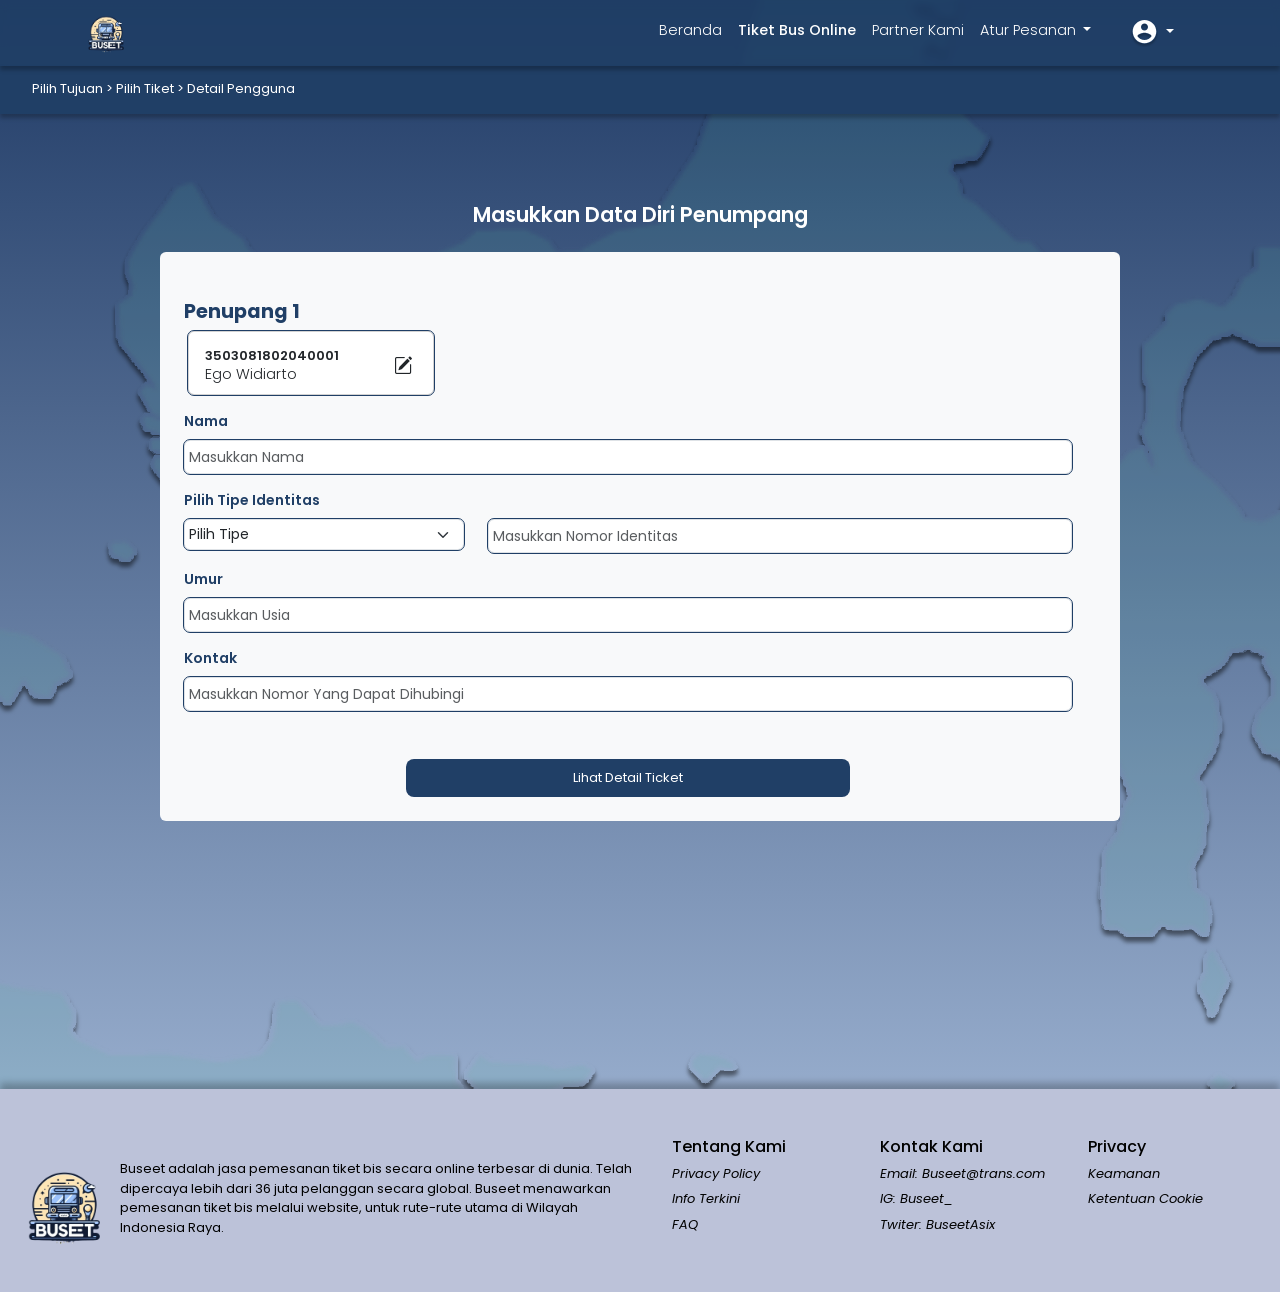
<file: src/public/identity-form-page.html>
<!DOCTYPE html>
<html lang="en">

<head>
    <meta charset="UTF-8" />
    <meta name="viewport" content="width=device-width, initial-scale=1.0" />
    <link rel="stylesheet" href="https://cdnjs.cloudflare.com/ajax/libs/font-awesome/4.7.0/css/font-awesome.min.css" />
    <title> BUSEET </title>
    <!-- Bootstrap5 -->
    <link href="https://cdn.jsdelivr.net/npm/bootstrap@5.3.3/dist/css/bootstrap.min.css" rel="stylesheet" integrity="sha384-QWTKZyjpPEjISv5WaRU9OFeRpok6YctnYmDr5pNlyT2bRjXh0JMhjY6hW+ALEwIH" crossorigin="anonymous" />
    <link rel="stylesheet" href="https://cdn.jsdelivr.net/npm/bootstrap-icons@1.11.3/font/bootstrap-icons.min.css" />
    <!-- Linnk Font -->
    <link rel="preconnect" href="https://fonts.googleapis.com" />
    <link rel="preconnect" href="https://fonts.gstatic.com" crossorigin />
    <link href="https://fonts.googleapis.com/css2?family=Poppins:ital,wght@0,100;0,200;0,300;0,400;0,500;0,600;0,700;0,800;0,900;1,100;1,200;1,300;1,400;1,500;1,600;1,700;1,800;1,900&display=swap" rel="stylesheet" />
    <!-- css code file -->
    <link rel="stylesheet" href="../style/global.css" />
    <link rel="stylesheet" href="../style/ticket-selector.css" />
    <link rel="stylesheet" href="../style/component.css" />

    <!-- Infile Style -->
    <style>
        .next-page-btn:hover {
            background-color: #2b61a3;
        }
    </style>
</head>

<body id="detail-jadwal">
    <!-- Navigation Bar Tag Start -->
    <nav class="navbar navbar-dark navbar-expand-md bg-transparent fixed-top mynavbar">
        <div class="container">
            <img src="../assets/icon/logo-buseet.png" width="50px" alt="Logo Buseet" />
            <button class="navbar-toggler text-white" type="button" data-bs-toggle="offcanvas" data-bs-target="#offcanvasNavbar" aria-controls="offcanvasNavbar" aria-label="Toggle navigation">
          <span class="navbar-toggler-icon"></span>
        </button>
            <!-- Offcanvas Navbar Start -->
            <div class="offcanvas offcanvas-end" tabindex="-1" id="offcanvasNavbar" aria-labelledby="offcanvasNavbarLabel">
                <div class="offcanvas-header">
                    <img src="../assets/icon/logo-buseet.png" width="50px" alt="Logo Buseet" />
                    <button type="button" class="btn-close" data-bs-dismiss="offcanvas" aria-label="Close"></button>
                </div>
                <div class="offcanvas-body">
                    <ul class="navbar-nav ms-auto justify-content-end flex-grow-1 pe-3">
                        <!-- Profile Offcanvas Start -->
                        <li class="nav-item dropdown ms-4 offcanvas-profile">
                            <a class="nav-link dropdown-toggle" href="#" role="button" data-bs-toggle="dropdown" aria-expanded="false">
                                <img src="../assets/icon/profile.svg" width="27px" alt="" />
                            </a>
                            <ul class="dropdown-menu">
                                <li><a class="dropdown-item" href="#">Perjalan Saya</a></li>
                                <li><a class="dropdown-item" href="profil-saya.html">Profile Saya</a></li>
                                <li><a class="dropdown-item" href="#">Dompet/Kartu</a></li>
                                <li>
                                    <hr class="dropdown-divider" />
                                </li>
                                <li><a class="dropdown-item text-danger" href="login.html">Sign Out</a></li>
                            </ul>
                        </li>
                        <!-- Profile Offcanvas End -->

                        <li class="nav-item">
                            <a class="nav-link" aria-current="page" href="../../index.html">Beranda</a>
                        </li>
                        <li class="nav-item">
                            <a class="nav-link aktiv" href="#">Tiket Bus Online</a>
                        </li>
                        <li class="nav-item">
                            <a class="nav-link" href="partner-kami.html">Partner Kami</a>
                        </li>
                        <!-- Dropdown Menu Start -->
                        <li class="nav-item dropdown">
                            <a class="nav-link dropdown-toggle" href="#" role="button" data-bs-toggle="dropdown" aria-expanded="false"> Atur Pesanan </a>
                            <ul class="dropdown-menu">
                                <li><a class="dropdown-item" href="#">Batalkan Tiket</a></li>
                                <li><a class="dropdown-item" href="#">Perubahan Jadwal</a></li>
                                <li><a class="dropdown-item" href="#">Tiket Saya</a></li>
                            </ul>
                        </li>
                        <!-- Dropdown Menu End -->
                        <!-- Profile Picture Start -->
                        <li class="nav-item dropdown ms-4 profile">
                            <a class="nav-link dropdown-toggle" href="#" role="button" data-bs-toggle="dropdown" aria-expanded="false">
                                <img src="../assets/icon/profile.svg" width="27px" alt="" />
                            </a>
                            <ul class="dropdown-menu">
                                <li><a class="dropdown-item" href="#">Perjalan Saya</a></li>
                                <li><a class="dropdown-item" href="profil-saya.html">Profile Saya</a></li>
                                <li><a class="dropdown-item" href="#">Dompet/Kartu</a></li>
                                <li>
                                    <hr class="dropdown-divider" />
                                </li>
                                <li><a class="dropdown-item text-danger" href="login.html">Sign Out</a></li>
                            </ul>
                        </li>
                        <!-- Profile Picture End -->
                    </ul>
                </div>
            </div>
            <!-- Offcanvas Navbar End -->
        </div>
    </nav>
    <div class="nav-tambahan font-13 position-fixed w-100 z-3">
        <a href="pesan-tiket.html">Pilih Tujuan</a> > <a href="detail-jadwal.html">Pilih Tiket</a> >
        <a href="">Detail Pengguna</a>
    </div>
    <!-- Navigation Bar Tag End -->

    <div class="d-flex flex-row justify-conten-around content-navbar-plus">
        <!-- Main Content Start -->
        <main class="text-center pt-3 ms-auto me-auto">
            <h5 class="fw-semibold">Masukkan Data Diri Penumpang</h5>
            <!-- Form User Identity Start -->
            <form action="" method="post">
                <div class="mt-4 mb-5 bg-light m-auto text-black p-4 rounded" style="width: 60rem">
                    <div class="booking-detail-container mt-4 row w-100 p-0 position-relative">
                        <h6 class="text-start fw-bold font-16">Penupang 1</h6>
                        <!-- Card Button Identity Start -->
                        <div class="card card-btn position-relative">
                            <div class="card-body text-start p-0">
                                <i class="bi bi-pencil-square"></i>
                                <h6 class="identity-number fw-semibold font-13 mb-0">3503081802040001</h6>
                                <p class="mt-0">Ego Widiarto</p>
                            </div>
                        </div>
                        <!-- Card Button Identity End -->
                        <!-- Identity Form Start -->
                        <div class="form-identity-container text-start mt-3 gap-0 font-13">
                            <!--Full Name Input -->
                            <div class="mb-3">
                                <label for="full-name" class="form-label fw-semibold">Nama</label>
                                <input type="text" class="form-control p-1" id="full-name" placeholder="Masukkan Nama" />
                            </div>

                            <!-- Identity Id Input -->
                            <div class="mb-3">
                                <label for="identity" class="form-label fw-semibold">Pilih Tipe Identitas</label>
                                <div class="row d-flex justify-content-around">
                                    <div class="col-4">
                                        <select class="form-select p-1" aria-label="Default select example" id="identity-type">
                        <option selected>Pilih Tipe</option>
                        <option value="KTP">KTP</option>
                        <option value="Passport">Passport</option>
                        <option value="VISA">VISA</option>
                      </select>
                                    </div>
                                    <div class="col-8">
                                        <input type="text" class="form-control col-8 p-1" id="identity" placeholder="Masukkan Nomor Identitas" />
                                    </div>
                                </div>
                            </div>

                            <!-- Age Input -->
                            <div class="mb-3">
                                <label for="age" class="form-label fw-semibold">Umur</label>
                                <input type="text" class="form-control p-1" id="age" placeholder="Masukkan Usia" />
                            </div>

                            <!-- Contact Input -->
                            <div class="mb-5">
                                <label for="contact" class="form-label fw-semibold">Kontak</label>
                                <input type="text" class="form-control p-1" id="contact" placeholder="Masukkan Nomor Yang Dapat Dihubingi" />
                            </div>
                            <div class="text-center">
                                <a class="btn btn-lg font-13 next-page-btn w-50">Lihat Detail Ticket</a>
                            </div>
                        </div>
                        <!-- Identity Form Start -->
                    </div>
                    <!-- Collapse Item End -->
                </div>
            </form>
            <!-- Form User Identity Tiket -->
        </main>
        <!-- Main Content End -->
    </div>

    <footer class="d-flex align-items-center text-black mt-0">
        <div class="col-1">
            <img src="../assets/icon/logo-buseet.png" width="100px" alt="Logo Buseet" />
        </div>
        <div class="col-5">
            <p>Buseet adalah jasa pemesanan tiket bis secara online terbesar di dunia. Telah dipercaya lebih dari 36 juta pelanggan secara global. Buseet menawarkan pemesanan tiket bis melalui website, untuk rute-rute utama di Wilayah Indonesia Raya.</p>
        </div>
        <div class="col-2 align-self-start">
            <ul>
                <li class="h6">Tentang Kami</li>
                <li>Privacy Policy</li>
                <li>Info Terkini</li>
                <li>FAQ</li>
            </ul>
        </div>
        <div class="col-2 align-self-start">
            <ul>
                <li class="h6">Kontak Kami</li>
                <li>Email: Buseet@trans.com</li>
                <li>IG: Buseet_</li>
                <li>Twiter: BuseetAsix</li>
            </ul>
        </div>
        <div class="col-2 align-self-start">
            <ul>
                <li class="h6">Privacy</li>
                <li>Keamanan</li>
                <li>Ketentuan Cookie</li>
            </ul>
        </div>
    </footer>

    <!-- Bootstrap5 JS -->
    <script src="https://cdn.jsdelivr.net/npm/bootstrap@5.3.3/dist/js/bootstrap.bundle.min.js" integrity="sha384-YvpcrYf0tY3lHB60NNkmXc5s9fDVZLESaAA55NDzOxhy9GkcIdslK1eN7N6jIeHz" crossorigin="anonymous"></script>
    <!-- javascript code file -->
    <script src="../js/index.js"></script>
    <script src="../js/ticket-selector.js"></script>
    <script>
        // EventListener for fill Identity Form
        document.querySelector(".booking-detail-container .card-btn").addEventListener("click", fillIdentityForm);
        // Capture Form Value
        document.querySelector(".next-page-btn").addEventListener("click", function() {
            // Mengumpulkan data dari input
            let data = {
                fullName: document.getElementById("full-name").value,
                identityType: document.getElementById("identity-type").value,
                identityNumber: document.getElementById("identity").value,
                age: document.getElementById("age").value,
                contact: document.getElementById("contact").value,
            };

            // Menyimpan data ke LocalStorage
            localStorage.setItem("formData", JSON.stringify(data));

            // Redirect ke halaman detail-ticket.html
            window.location.href = "detail-ticket.html";
        });
    </script>
</body>

</html>
</file>
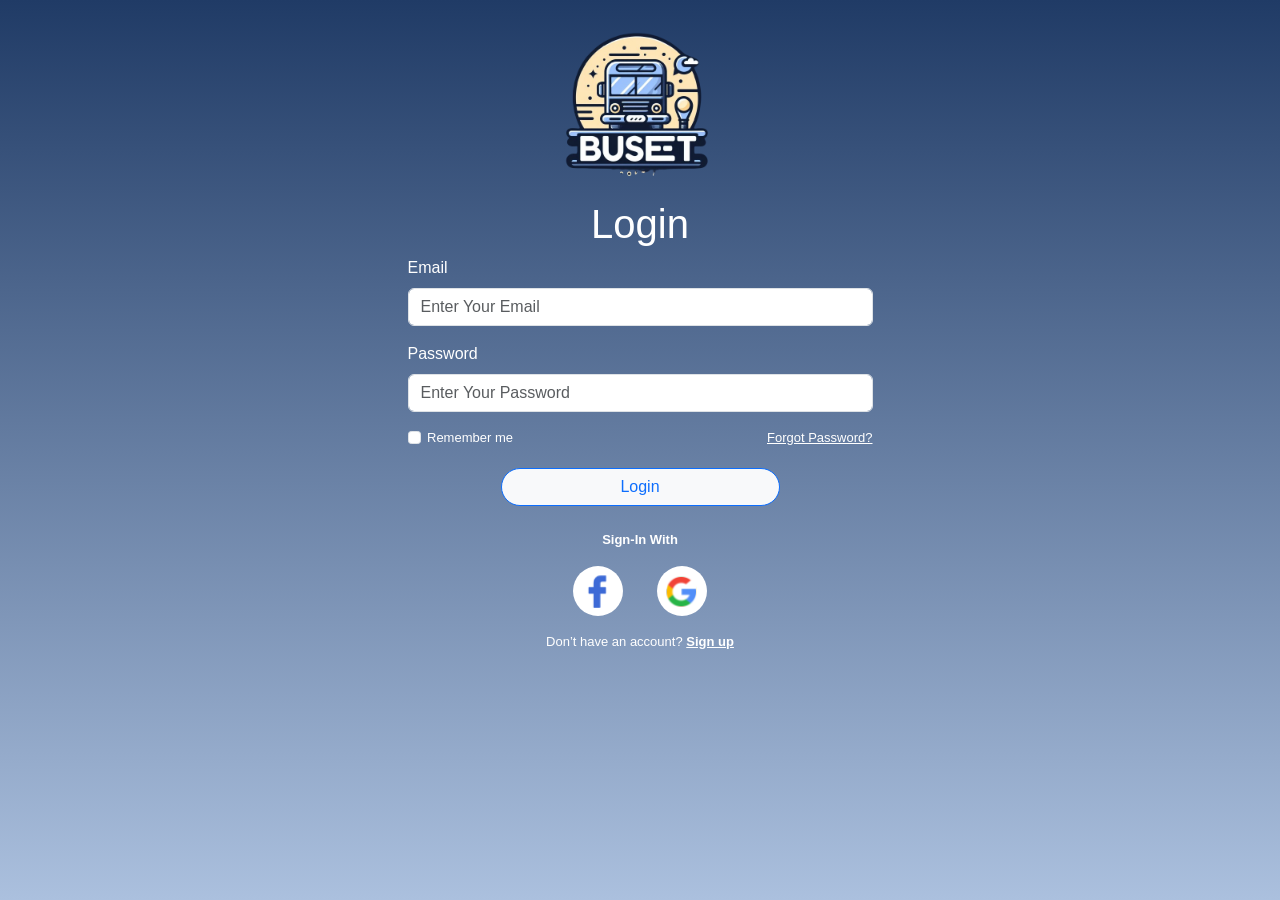
<file: src/public/login.html>
<!DOCTYPE html>
<html lang="en">

<head>
    <meta charset="utf-8" />
    <meta name="viewport" content="width=device-width, initial-scale=1" />
    <title> Login </title>
    <!-- Bootstrap CDN -->
    <link href="https://cdn.jsdelivr.net/npm/bootstrap@5.3.3/dist/css/bootstrap.min.css" rel="stylesheet" integrity="sha384-QWTKZyjpPEjISv5WaRU9OFeRpok6YctnYmDr5pNlyT2bRjXh0JMhjY6hW+ALEwIH" crossorigin="anonymous" />
    <link rel="stylesheet" href="https://cdn.jsdelivr.net/npm/bootstrap-icons@1.11.3/font/bootstrap-icons.min.css" />
    <!-- Link CSS -->
    <link rel="stylesheet" href="./../style/login.css" />
</head>

<body class="d-flex justify-content-center">
    <!-- Main Content -->
    <div class="container">
        <img src="../assets/icon/logo-buseet.png" width="200px" alt="" />
        <h2 class="fs-1">Login</h2>
        <form action="../../index.html" class="text-center login-input">
            <!-- Email Input -->
            <div class="mb-3 col-5 text-start fs-6">
                <label for="email" class="form-label">Email</label>
                <input type="email" class="form-control" name="email" id="email" aria-describedby="emailHelp" placeholder="Enter Your Email" />
            </div>

            <!-- Password Input -->
            <div class="mb-3 col-5 text-start fs-6">
                <label for="password" class="form-label">Password</label>
                <input type="password" class="form-control" id="password" placeholder="Enter Your Password" />
            </div>

            <div class="mb-3 form-check col-5 text-start d-flex justify-content-between">
                <div>
                    <input type="checkbox" class="form-check-input" id="exampleCheck1" />
                    <label class="form-check-label" for="exampleCheck1">Remember me</label>
                </div>
                <div>
                    <a href="">Forgot Password?</a>
                </div>
            </div>
            <!-- Login Button -->
            <a href="../../index.html" class="text-decoration-none">
                <button type="submit" class="btn btn-light btn-outline-primary d-block mb-4 col-3"> Login </button>
            </a>
            <p class="fw-bold">Sign-In With</p>
            <!-- Google And Facebook Login Icon Start -->
            <div class="row m-auto text-center login-way mb-3">
                <div class="col">
                    <a href="">
                        <img src="../assets/icon/facebook.svg" width="50px" alt="Logo Facebook" />
                    </a>
                </div>
                <div class="col">
                    <a href="">
                        <img src="../assets/icon/google.svg" width="50px" alt="Logo Google" />
                    </a>
                </div>
            </div>
            <!-- Google And Facebook Login Icon End -->
            <p>Don’t have an account? <a href="signup.html" class="text-white fw-bold">Sign up</a></p>
        </form>
    </div>
    <!-- Main Content End -->
    <!-- Bootstrap Script -->
    <script src="https://cdn.jsdelivr.net/npm/bootstrap@5.3.3/dist/js/bootstrap.bundle.min.js" integrity="sha384-YvpcrYf0tY3lHB60NNkmXc5s9fDVZLESaAA55NDzOxhy9GkcIdslK1eN7N6jIeHz" crossorigin="anonymous"></script>
</body>

</html>
</file>
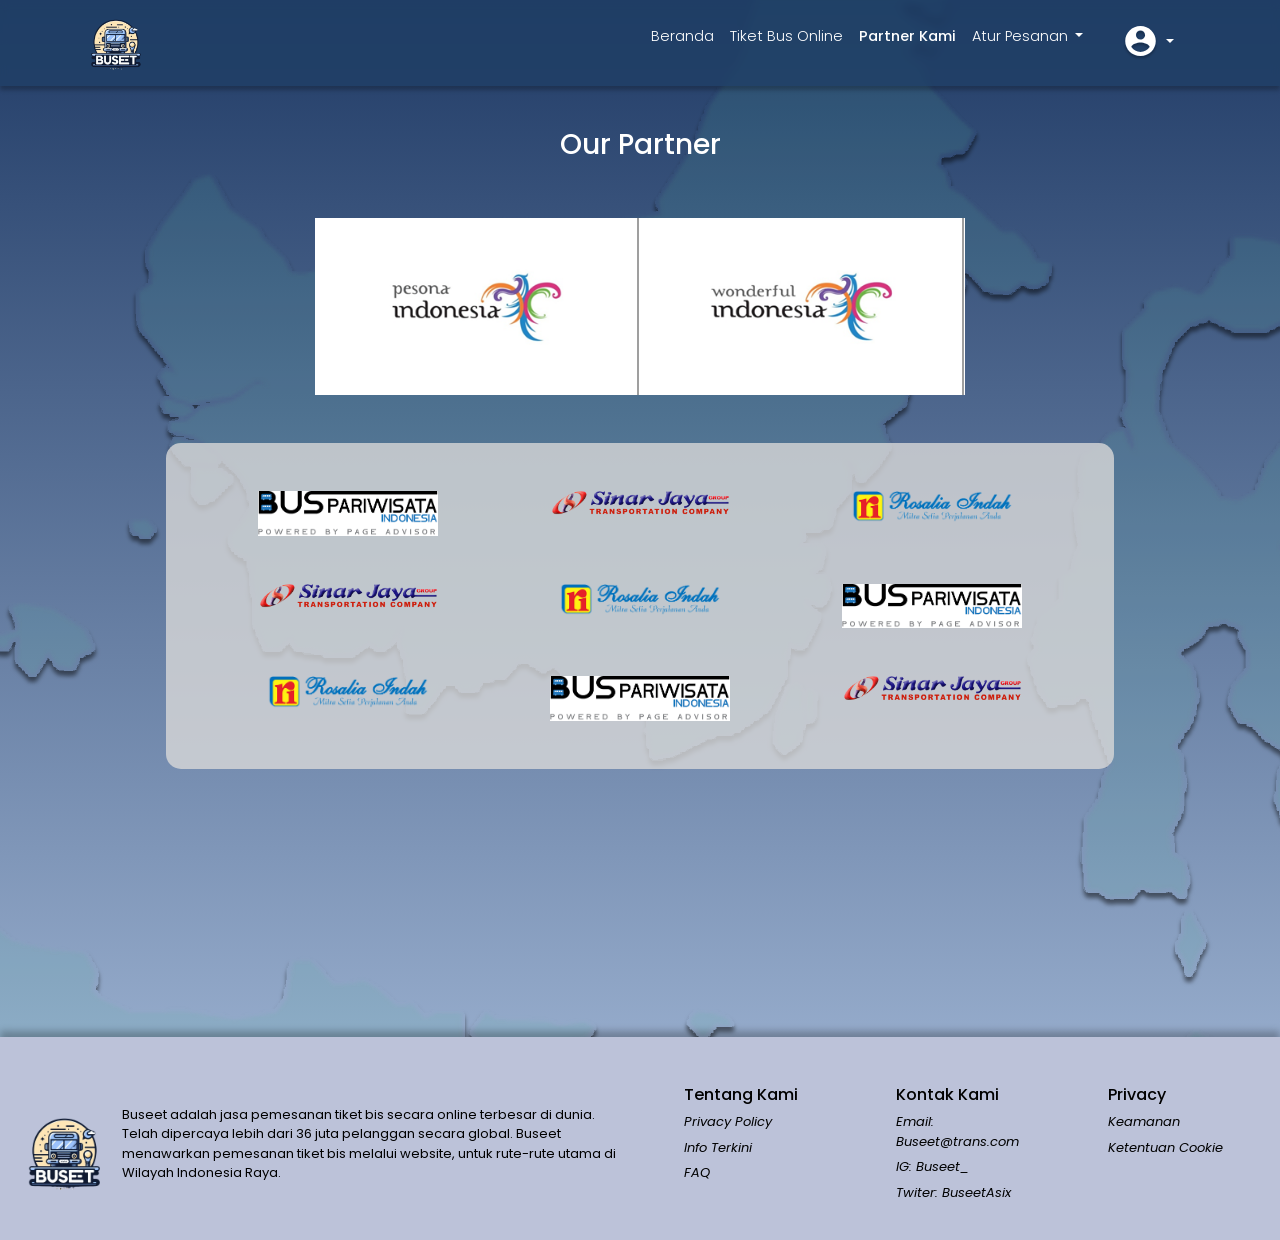
<file: src/public/partner-kami.html>
<!DOCTYPE html>
<html lang="en">

<head>
    <meta charset="UTF-8" />
    <meta http-equiv="X-UA-Compatible" content="IE=edge" />
    <meta name="viewport" content="width=device-width, initial-scale=1.0" />
    <link rel="stylesheet" href="https://cdnjs.cloudflare.com/ajax/libs/font-awesome/4.7.0/css/font-awesome.min.css" />
    <title> Partner Kami </title>
    <!-- Bootstrap5 -->
    <link href="https://cdn.jsdelivr.net/npm/bootstrap@5.3.3/dist/css/bootstrap.min.css" rel="stylesheet" integrity="sha384-QWTKZyjpPEjISv5WaRU9OFeRpok6YctnYmDr5pNlyT2bRjXh0JMhjY6hW+ALEwIH" crossorigin="anonymous" />
    <link rel="stylesheet" href="https://cdn.jsdelivr.net/npm/bootstrap-icons@1.11.3/font/bootstrap-icons.min.css" />
    <!-- Linnk Font -->
    <link rel="preconnect" href="https://fonts.googleapis.com" />
    <link rel="preconnect" href="https://fonts.gstatic.com" crossorigin />
    <link href="https://fonts.googleapis.com/css2?family=Poppins:ital,wght@0,100;0,200;0,300;0,400;0,500;0,600;0,700;0,800;0,900;1,100;1,200;1,300;1,400;1,500;1,600;1,700;1,800;1,900&display=swap" rel="stylesheet" />
    <!-- css code file -->
    <link rel="stylesheet" href="../style/global.css" />
</head>

<body>
    <!-- Navigation Bar Tag Start -->
    <nav class="navbar navbar-dark navbar-expand-md bg-transparent fixed-top mynavbar">
        <div class="container">
            <img src="../assets/icon/logo-buseet.png" width="70px" alt="Logo Buseet" />
            <button class="navbar-toggler border-0" type="button" data-bs-toggle="offcanvas" data-bs-target="#offcanvasNavbar" aria-controls="offcanvasNavbar" aria-label="Toggle navigation">
          <span class="navbar-toggler-icon"></span>
        </button>
            <!-- Offcanvas Navbar Start -->
            <div class="offcanvas offcanvas-end" tabindex="-1" id="offcanvasNavbar" aria-labelledby="offcanvasNavbarLabel">
                <div class="offcanvas-header">
                    <img src="../assets/icon/logo-buseet.png" width="50px" alt="Logo Buseet" />
                    <button type="button" class="btn-close" data-bs-dismiss="offcanvas" aria-label="Close"></button>
                </div>
                <div class="offcanvas-body">
                    <ul class="navbar-nav ms-auto justify-content-end flex-grow-1 pe-3">
                        <!-- Profile Offcanvas Start -->
                        <li class="nav-item dropdown ms-4 offcanvas-profile">
                            <a class="nav-link dropdown-toggle" href="#" role="button" data-bs-toggle="dropdown" aria-expanded="false">
                                <img src="../assets/icon/profile.svg" width="35px" alt="" />
                            </a>
                            <ul class="dropdown-menu">
                                <li><a class="dropdown-item" href="#">Perjalan Saya</a></li>
                                <li><a class="dropdown-item" href="profil-saya.html">Profile Saya</a></li>
                                <li><a class="dropdown-item" href="#">Dompet/Kartu</a></li>
                                <li>
                                    <hr class="dropdown-divider" />
                                </li>
                                <li><a class="dropdown-item text-danger" href="login.html">Sign Out</a></li>
                            </ul>
                        </li>
                        <!-- Profile Offcanvas End -->

                        <li class="nav-item">
                            <a class="nav-link" aria-current="page" href="../../index.html">Beranda</a>
                        </li>
                        <li class="nav-item">
                            <a class="nav-link" href="pesan-tiket.html">Tiket Bus Online</a>
                        </li>
                        <li class="nav-item">
                            <a class="nav-link aktiv" href="src/public/partner-kami.html">Partner Kami</a>
                        </li>
                        <!-- Dropdown Menu Start -->
                        <li class="nav-item dropdown">
                            <a class="nav-link dropdown-toggle" href="#" role="button" data-bs-toggle="dropdown" aria-expanded="false"> Atur Pesanan </a>
                            <ul class="dropdown-menu">
                                <li><a class="dropdown-item" href="#">Batalkan Tiket</a></li>
                                <li><a class="dropdown-item" href="#">Perubahan Jadwal</a></li>
                                <li><a class="dropdown-item" href="#">Tiket Saya</a></li>
                            </ul>
                        </li>
                        <!-- Dropdown Menu End -->
                        <!-- Profile Picture Start -->
                        <li class="nav-item dropdown ms-4 profile">
                            <a class="nav-link dropdown-toggle" href="#" role="button" data-bs-toggle="dropdown" aria-expanded="false">
                                <img src="../assets/icon/profile.svg" width="35px" alt="" />
                            </a>
                            <ul class="dropdown-menu">
                                <li><a class="dropdown-item" href="#">Perjalan Saya</a></li>
                                <li><a class="dropdown-item" href="profil-saya.html">Profile Saya</a></li>
                                <li><a class="dropdown-item" href="#">Dompet/Kartu</a></li>
                                <li>
                                    <hr class="dropdown-divider" />
                                </li>
                                <li><a class="dropdown-item text-danger" href="login.html">Sign Out</a></li>
                            </ul>
                        </li>
                        <!-- Profile Picture End -->
                    </ul>
                </div>
            </div>
            <!-- Offcanvas Navbar End -->
        </div>
    </nav>
    <!-- Navigation Bar Tag End -->

    <!--body our partner-->
    <section class="container w-full text-center d-flex justify-content-center" id="hero">
        <div class="row">
            <div style="text-align: center">
                <h3 class="text-white">Our Partner</h3>
            </div>
            <div>
                <div class="img-container d-flex justify-content-center mt-5"></div>
                <img src="../assets/images/partner/pesona-indonesia.png" width="650px" />
            </div>
        </div>
    </section>

    <section class="w-full img-container partner d-flex justify-content-center text-center p-5">
        <div class="partner-img p-5">
            <div class="row d-flexjustify-content-between">
                <div class="col-4">
                    <img src="../assets/images/partner/bus-pariwisata.png" width="180px" alt="" />
                </div>
                <div class="col-4">
                    <img src="../assets/images/partner/surya-trans.png" width="180px" alt="" />
                </div>
                <div class="col-4">
                    <img src="../assets/images/partner/logo-bus.png" width="180px" alt="" />
                </div>
            </div>
            <div class="row d-flex justify-content-between mt-5">
                <div class="col-4 img-row">
                    <img src="../assets/images/partner/surya-trans.png" width="180px" alt="" />
                </div>
                <div class="col-4">
                    <img src="../assets/images/partner/logo-bus.png" width="180px" alt="" />
                </div>
                <div class="col-4">
                    <img src="../assets/images/partner/bus-pariwisata.png" width="180px" alt="" />
                </div>
            </div>
            <div class="row d-flex justify-content-center mt-5">
                <div class="col-4 img-row">
                    <img src="../assets/images/partner/logo-bus.png" width="180px" alt="" />
                </div>
                <div class="col-4">
                    <img src="../assets/images/partner/bus-pariwisata.png" width="180px" alt="" />
                </div>
                <div class="col-4">
                    <img src="../assets/images/partner/surya-trans.png" width="180px" alt="" />
                </div>
            </div>
        </div>
    </section>
    <!-- Body Our Partner End -->

    <footer>
        <div class="row d-flex align-items-center text-black">
            <div class="col-1">
                <img src="../assets/icon/logo-buseet.png" width="100px" alt="Logo Buseet" />
            </div>
            <div class="col-5">
                <p>Buseet adalah jasa pemesanan tiket bis secara online terbesar di dunia. Telah dipercaya lebih dari 36 juta pelanggan secara global. Buseet menawarkan pemesanan tiket bis melalui website, untuk rute-rute utama di Wilayah Indonesia Raya.</p>
            </div>
            <div class="col-2 align-self-start">
                <ul>
                    <li class="h6">Tentang Kami</li>
                    <li>Privacy Policy</li>
                    <li>Info Terkini</li>
                    <li>FAQ</li>
                </ul>
            </div>
            <div class="col-2 align-self-start">
                <ul>
                    <li class="h6">Kontak Kami</li>
                    <li>Email: Buseet@trans.com</li>
                    <li>IG: Buseet_</li>
                    <li>Twiter: BuseetAsix</li>
                </ul>
            </div>
            <div class="col-2 align-self-start">
                <ul>
                    <li class="h6">Privacy</li>
                    <li>Keamanan</li>
                    <li>Ketentuan Cookie</li>
                </ul>
            </div>
        </div>
    </footer>

    <!-- Bootstrap5 JS -->
    <script src="https://cdn.jsdelivr.net/npm/bootstrap@5.3.3/dist/js/bootstrap.bundle.min.js" integrity="sha384-YvpcrYf0tY3lHB60NNkmXc5s9fDVZLESaAA55NDzOxhy9GkcIdslK1eN7N6jIeHz" crossorigin="anonymous"></script>
    <!-- javascript code file -->
    <script src="../js/index.js"></script>
</body>

</html>
</file>
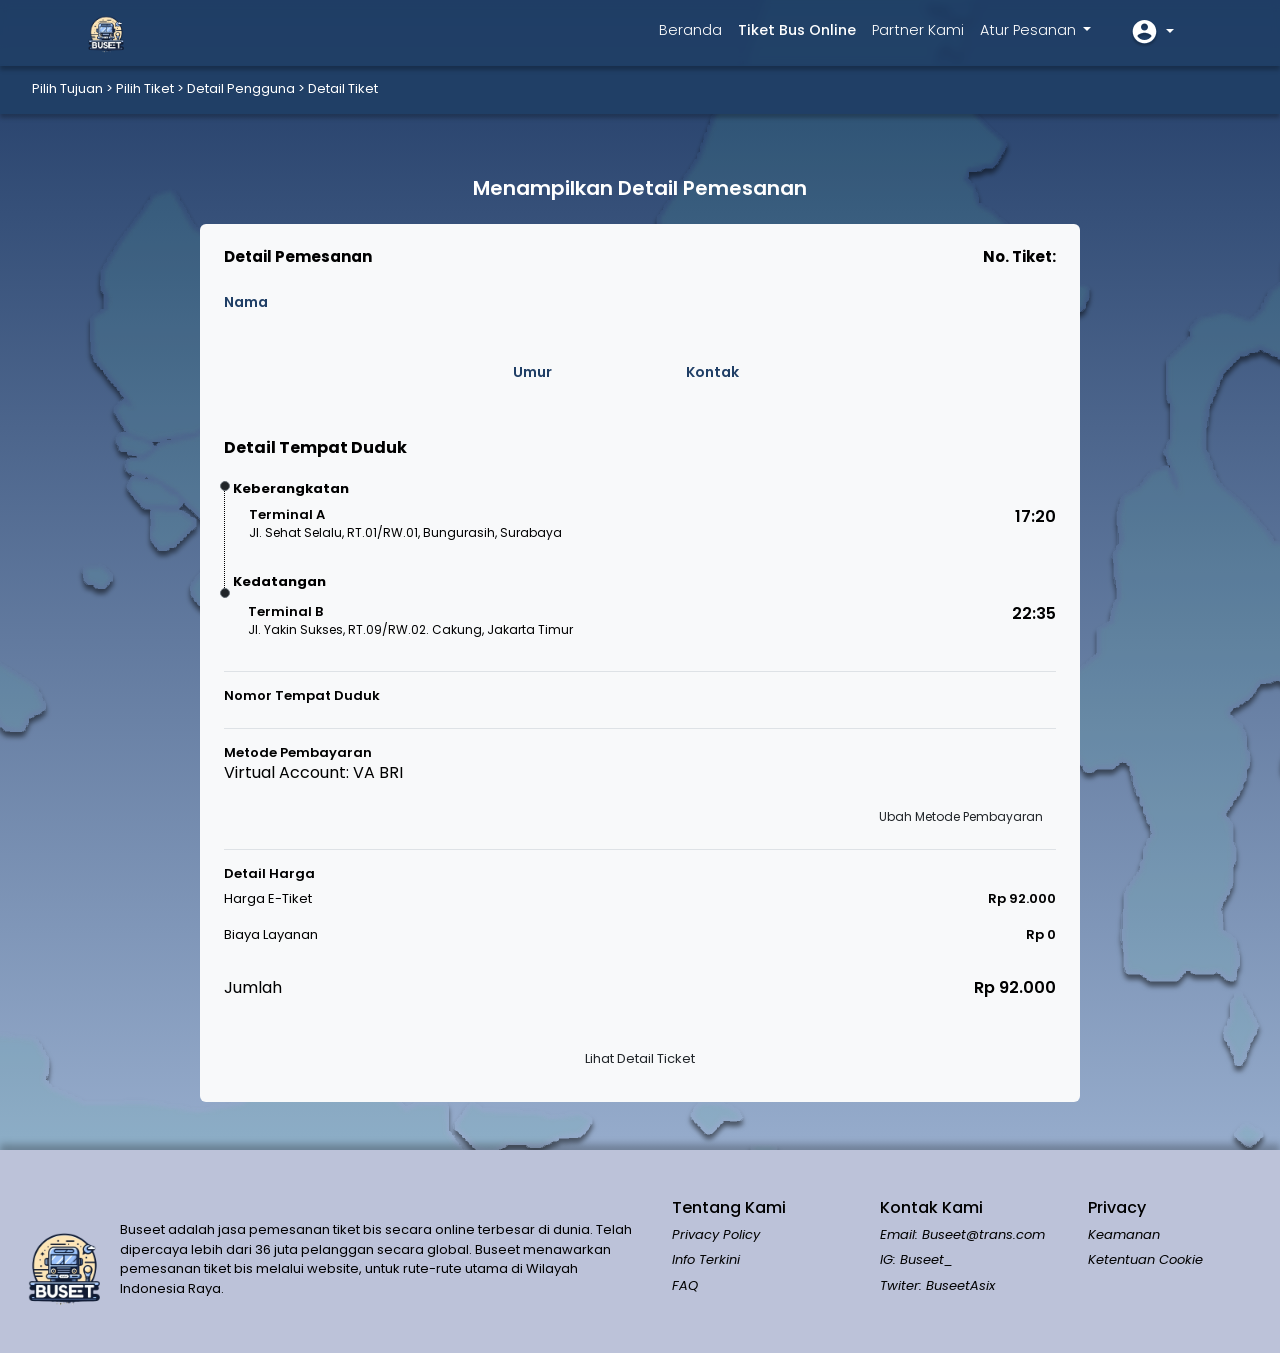
<file: src/public/payment-method.html>
<!DOCTYPE html>
<html lang="en">

<head>
    <meta charset="UTF-8" />
    <meta name="viewport" content="width=device-width, initial-scale=1.0" />
    <link rel="stylesheet" href="https://cdnjs.cloudflare.com/ajax/libs/font-awesome/4.7.0/css/font-awesome.min.css" />
    <title> BUSEET </title>
    <!-- Bootstrap5 -->
    <link href="https://cdn.jsdelivr.net/npm/bootstrap@5.3.3/dist/css/bootstrap.min.css" rel="stylesheet" integrity="sha384-QWTKZyjpPEjISv5WaRU9OFeRpok6YctnYmDr5pNlyT2bRjXh0JMhjY6hW+ALEwIH" crossorigin="anonymous" />
    <link rel="stylesheet" href="https://cdn.jsdelivr.net/npm/bootstrap-icons@1.11.3/font/bootstrap-icons.min.css" />
    <!-- Linnk Font -->
    <link rel="preconnect" href="https://fonts.googleapis.com" />
    <link rel="preconnect" href="https://fonts.gstatic.com" crossorigin />
    <link href="https://fonts.googleapis.com/css2?family=Poppins:ital,wght@0,100;0,200;0,300;0,400;0,500;0,600;0,700;0,800;0,900;1,100;1,200;1,300;1,400;1,500;1,600;1,700;1,800;1,900&display=swap" rel="stylesheet" />
    <!-- css code file -->
    <link rel="stylesheet" href="../style/global.css" />
    <link rel="stylesheet" href="../style/ticket-selector.css" />
    <link rel="stylesheet" href="../style/component.css" />
</head>

<body>
    <!-- Navigation Bar Tag Start -->
    <nav class="navbar navbar-dark navbar-expand-md bg-transparent fixed-top mynavbar">
        <div class="container">
            <img src="../assets/icon/logo-buseet.png" width="50px" alt="Logo Buseet" />
            <button class="navbar-toggler text-white" type="button" data-bs-toggle="offcanvas" data-bs-target="#offcanvasNavbar" aria-controls="offcanvasNavbar" aria-label="Toggle navigation">
          <span class="navbar-toggler-icon"></span>
        </button>
            <!-- Offcanvas Navbar Start -->
            <div class="offcanvas offcanvas-end" tabindex="-1" id="offcanvasNavbar" aria-labelledby="offcanvasNavbarLabel">
                <div class="offcanvas-header">
                    <img src="../assets/icon/logo-buseet.png" width="50px" alt="Logo Buseet" />
                    <button type="button" class="btn-close" data-bs-dismiss="offcanvas" aria-label="Close"></button>
                </div>
                <div class="offcanvas-body">
                    <ul class="navbar-nav ms-auto justify-content-end flex-grow-1 pe-3">
                        <!-- Profile Offcanvas Start -->
                        <li class="nav-item dropdown ms-4 offcanvas-profile">
                            <a class="nav-link dropdown-toggle" href="#" role="button" data-bs-toggle="dropdown" aria-expanded="false">
                                <img src="../assets/icon/profile.svg" width="27px" alt="" />
                            </a>
                            <ul class="dropdown-menu">
                                <li><a class="dropdown-item" href="#">Perjalan Saya</a></li>
                                <li><a class="dropdown-item" href="profil-saya.html">Profile Saya</a></li>
                                <li><a class="dropdown-item" href="#">Dompet/Kartu</a></li>
                                <li>
                                    <hr class="dropdown-divider" />
                                </li>
                                <li><a class="dropdown-item text-danger" href="login.html">Sign Out</a></li>
                            </ul>
                        </li>
                        <!-- Profile Offcanvas End -->

                        <li class="nav-item">
                            <a class="nav-link" aria-current="page" href="../../index.html">Beranda</a>
                        </li>
                        <li class="nav-item">
                            <a class="nav-link aktiv" href="#">Tiket Bus Online</a>
                        </li>
                        <li class="nav-item">
                            <a class="nav-link" href="partner-kami.html">Partner Kami</a>
                        </li>
                        <!-- Dropdown Menu Start -->
                        <li class="nav-item dropdown">
                            <a class="nav-link dropdown-toggle" href="#" role="button" data-bs-toggle="dropdown" aria-expanded="false"> Atur Pesanan </a>
                            <ul class="dropdown-menu">
                                <li><a class="dropdown-item" href="#">Batalkan Tiket</a></li>
                                <li><a class="dropdown-item" href="#">Perubahan Jadwal</a></li>
                                <li><a class="dropdown-item" href="#">Tiket Saya</a></li>
                            </ul>
                        </li>
                        <!-- Dropdown Menu End -->
                        <!-- Profile Picture Start -->
                        <li class="nav-item dropdown ms-4 profile">
                            <a class="nav-link dropdown-toggle" href="#" role="button" data-bs-toggle="dropdown" aria-expanded="false">
                                <img src="../assets/icon/profile.svg" width="27px" alt="" />
                            </a>
                            <ul class="dropdown-menu">
                                <li><a class="dropdown-item" href="#">Perjalan Saya</a></li>
                                <li><a class="dropdown-item" href="profil-saya.html">Profile Saya</a></li>
                                <li><a class="dropdown-item" href="#">Dompet/Kartu</a></li>
                                <li>
                                    <hr class="dropdown-divider" />
                                </li>
                                <li><a class="dropdown-item text-danger" href="login.html">Sign Out</a></li>
                            </ul>
                        </li>
                        <!-- Profile Picture End -->
                    </ul>
                </div>
            </div>
            <!-- Offcanvas Navbar End -->
        </div>
    </nav>
    <div class="nav-tambahan font-13 position-fixed w-100 z-3">
        <a href="pesan-tiket.html">Pilih Tujuan</a> > <a href="detail-jadwal.html">Pilih Tiket</a> > <a href="identity-form-page.html">Detail Pengguna</a> > <a href="">Detail Tiket</a>
    </div>
    <!-- Navigation Bar Tag End -->

    <div class="content-navbar-plus">
        <!-- Main Content Start -->
        <main class="text-center pt-3 ms-auto me-auto">
            <h5 class="fw-semibold">Menampilkan Detail Pemesanan</h5>
            <!-- Form User Identity Start -->
            <form action="" method="post">
                <div class="mt-4 mb-5 bg-light m-auto text-black p-4 rounded" style="width: 55rem">
                    <div class="d-flex justify-content-between">
                        <h6 class="text-start d-block fw-bold font-15">Detail Pemesanan</h6>
                        <h6 class="text-end d-block fw-bold font-15">No. Tiket: </h6>
                    </div>
                    <div class="form-identity-container text-start mt-3 gap-0 font-color-primary">
                        <!--Full Name -->
                        <div class="mb-2">
                            <label for="staticName" class="form-label fw-semibold mb-0 no-outline">Nama</label>
                            <div class="col-sm-10 mt-0">
                                <input type="text" readonly class="form-control-plaintext no-outline" id="staticName" value="" />
                            </div>
                        </div>

                        <div class="mb-2">
                            <div class="col-sm-10 d-flex justify-content-around mt-0">
                                <div class="col-5">
                                    <!-- Identity Type -->
                                    <label for="staticIdentity" class="form-label fw-semibold mb-0 no-outline id-type"></label>
                                    <input type="text" readonly class="form-control-plaintext no-outline" id="staticIdentity" value="" />
                                </div>

                                <div class="col-3">
                                    <!-- Ages -->
                                    <label for="staticAge" class="form-label fw-semibold mb-0">Umur</label>
                                    <input type="text" readonly class="form-control-plaintext no-outline mt-0" id="staticAge" value="" />
                                </div>

                                <div>
                                    <!-- Contact -->
                                    <label for="staticContact" class="form-label fw-semibold mb-0 no-outline">Kontak</label>
                                    <input type="text" class="form-control-plaintext no-outline" id="staticContact" value="" />
                                </div>
                            </div>
                        </div>
                    </div>
                    <div class="rounded-2 mt-3">
                        <div class="text-start">
                            <h5 style="font-size: 16px" class="fw-bold mb-4">Detail Tempat Duduk</h5>
                            <div class="card-content d-flex flex-column">
                                <div style="border-left: 1px dotted #000" class="position-relative card-section text-start depart-arrival-info ps-2">
                                    <div class="position-absolute top-0 left-03 bg-dark border border-secondary rounded-circle" style="width: 10px; height: 10px"></div>
                                    <div class="position-absolute bottom-0 left-03 bg-dark border border-secondary rounded-circle" style="width: 10px; height: 10px"></div>
                                    <h6 class="fw-bold font-13">Keberangkatan</h6>
                                    <div class="d-flex justify-content-between ms-3 mt-1 pb-0">
                                        <div>
                                            <p class="font-13 fw-semibold mb-0">Terminal A</p>
                                            <p class="font-12 mt-0">Jl. Sehat Selalu, RT.01/RW.01, Bungurasih, Surabaya</p>
                                        </div>
                                        <p class="d-blcok fw-semibold">17:20</p>
                                    </div>
                                    <h6 class="fw-bold font-13 mt-3">Kedatangan</h6>
                                </div>
                                <div class="card-section text-start depart-arrival-info ps-2">
                                    <div class="d-flex justify-content-between ms-3 mt-1">
                                        <div>
                                            <p class="d-block font-13 fw-semibold mb-0">Terminal B</p>
                                            <p class="font-12 mt-0">JI. Yakin Sukses, RT.09/RW.02. Cakung, Jakarta Timur</p>
                                        </div>
                                        <p class="d-blcok fw-semibold">22:35</p>
                                    </div>
                                </div>
                                <div class="card-section d-flex justify-content-between mt-3 border-top pt-3 align-content-center">
                                    <h6 class="font-13 fw-semibold">Nomor Tempat Duduk</h6>
                                    <p class="seat-number fw-bold"></p>
                                </div>
                                <div class="card-section mt-3 border-top border-bottom pt-3 pb-3">
                                    <h6 class="font-13 fw-semibold mb-0">Metode Pembayaran</h6>
                                    <p class="mt0">Virtual Account: VA BRI</p>
                                    <div class="text-end">
                                        <a class="btn font-12 pay-method-btn" href="payment-method.html">Ubah Metode Pembayaran</a>
                                    </div>
                                </div>
                                <div class="card-section mt-3">
                                    <h6 class="font-13 fw-semibold">Detail Harga</h6>
                                    <div class="d-flex justify-content-between pay-price-mb">
                                        <p class="mb-0 font-13">Harga E-Tiket</p>
                                        <p class="fw-semibold font-13">Rp 92.000</p>
                                    </div>
                                    <div class="d-flex justify-content-between">
                                        <p class="font-13">Biaya Layanan</p>
                                        <p class="fw-semibold font-13">Rp 0</p>
                                    </div>
                                    <div class="d-flex justify-content-between mt-3">
                                        <p>Jumlah</p>
                                        <p style="font-size: 16px" class="fw-semibold">Rp 92.000</p>
                                    </div>
                                </div>
                            </div>
                            <div class="text-center mt-4">
                                <a class="btn btn-lg font-13 pay-page-btn w-50">Lihat Detail Ticket</a>
                            </div>
                        </div>
                    </div>
                    <!-- Collapse Item End -->
                </div>
            </form>
            <!-- Form User Identity Tiket -->
        </main>
        <!-- Main Content End -->
    </div>

    <footer class="d-flex align-items-center text-black mt-0">
        <div class="col-1">
            <img src="../assets/icon/logo-buseet.png" width="100px" alt="Logo Buseet" />
        </div>
        <div class="col-5">
            <p>Buseet adalah jasa pemesanan tiket bis secara online terbesar di dunia. Telah dipercaya lebih dari 36 juta pelanggan secara global. Buseet menawarkan pemesanan tiket bis melalui website, untuk rute-rute utama di Wilayah Indonesia Raya.</p>
        </div>
        <div class="col-2 align-self-start">
            <ul>
                <li class="h6">Tentang Kami</li>
                <li>Privacy Policy</li>
                <li>Info Terkini</li>
                <li>FAQ</li>
            </ul>
        </div>
        <div class="col-2 align-self-start">
            <ul>
                <li class="h6">Kontak Kami</li>
                <li>Email: Buseet@trans.com</li>
                <li>IG: Buseet_</li>
                <li>Twiter: BuseetAsix</li>
            </ul>
        </div>
        <div class="col-2 align-self-start">
            <ul>
                <li class="h6">Privacy</li>
                <li>Keamanan</li>
                <li>Ketentuan Cookie</li>
            </ul>
        </div>
    </footer>

    <!-- Bootstrap5 JS -->
    <script src="https://cdn.jsdelivr.net/npm/bootstrap@5.3.3/dist/js/bootstrap.bundle.min.js" integrity="sha384-YvpcrYf0tY3lHB60NNkmXc5s9fDVZLESaAA55NDzOxhy9GkcIdslK1eN7N6jIeHz" crossorigin="anonymous"></script>
</body>

</html>
</file>
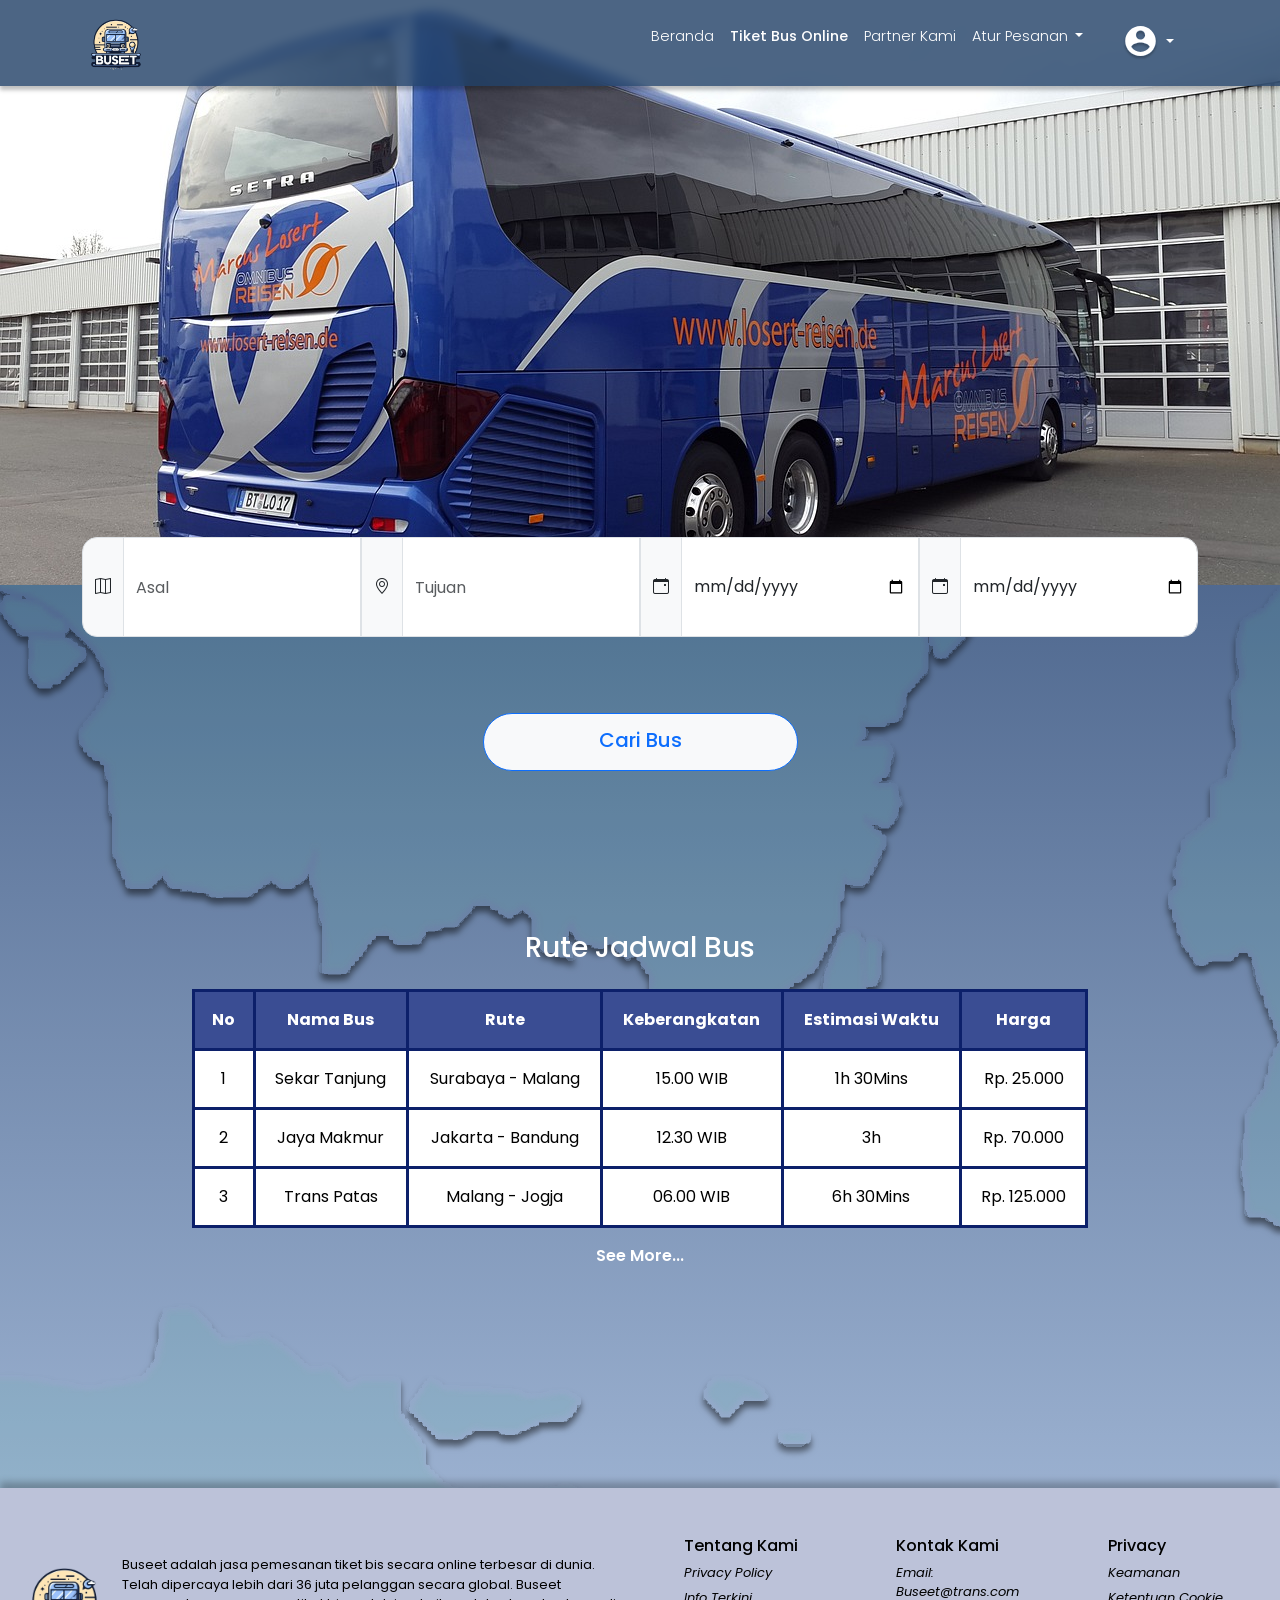
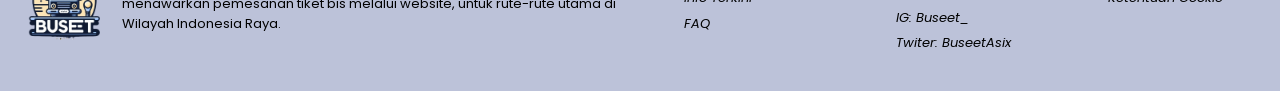
<file: src/public/pesan-tiket.html>
<!DOCTYPE html>
<html lang="en">

<head>
    <meta charset="UTF-8" />
    <meta http-equiv="X-UA-Compatible" content="IE=edge" />
    <meta name="viewport" content="width=device-width, initial-scale=1.0" />
    <link rel="stylesheet" href="https://cdnjs.cloudflare.com/ajax/libs/font-awesome/4.7.0/css/font-awesome.min.css" />
    <title> Pemesanan Tiket Online </title>
    <!-- Bootstrap5 -->
    <link href="https://cdn.jsdelivr.net/npm/bootstrap@5.3.3/dist/css/bootstrap.min.css" rel="stylesheet" integrity="sha384-QWTKZyjpPEjISv5WaRU9OFeRpok6YctnYmDr5pNlyT2bRjXh0JMhjY6hW+ALEwIH" crossorigin="anonymous" />
    <link rel="stylesheet" href="https://cdn.jsdelivr.net/npm/bootstrap-icons@1.11.3/font/bootstrap-icons.min.css" />
    <!-- Linnk Font -->
    <link rel="preconnect" href="https://fonts.googleapis.com" />
    <link rel="preconnect" href="https://fonts.gstatic.com" crossorigin />
    <link href="https://fonts.googleapis.com/css2?family=Poppins:ital,wght@0,100;0,200;0,300;0,400;0,500;0,600;0,700;0,800;0,900;1,100;1,200;1,300;1,400;1,500;1,600;1,700;1,800;1,900&display=swap" rel="stylesheet" />
    <!-- css code file -->
    <link rel="stylesheet" href="../style/global.css" />
</head>

<body id="pesan-tiket">
    <!-- Navigation Bar Tag Start -->
    <nav class="navbar navbar-dark navbar-expand-md bg-transparent fixed-top mynavbar">
        <div class="container">
            <img src="../assets/icon/logo-buseet.png" width="70px" alt="Logo Buseet" />
            <button class="navbar-toggler text-white" type="button" data-bs-toggle="offcanvas" data-bs-target="#offcanvasNavbar" aria-controls="offcanvasNavbar" aria-label="Toggle navigation">
          <span class="navbar-toggler-icon"></span>
        </button>
            <!-- Offcanvas Navbar Start -->
            <div class="offcanvas offcanvas-end" tabindex="-1" id="offcanvasNavbar" aria-labelledby="offcanvasNavbarLabel">
                <div class="offcanvas-header">
                    <img src="../assets/icon/logo-buseet.png" width="50px" alt="Logo Buseet" />
                    <button type="button" class="btn-close" data-bs-dismiss="offcanvas" aria-label="Close"></button>
                </div>
                <div class="offcanvas-body">
                    <ul class="navbar-nav ms-auto justify-content-end flex-grow-1 pe-3">
                        <!-- Profile Offcanvas Start -->
                        <li class="nav-item dropdown ms-4 offcanvas-profile">
                            <a class="nav-link dropdown-toggle" href="#" role="button" data-bs-toggle="dropdown" aria-expanded="false">
                                <img src="../assets/icon/profile.svg" width="35px" alt="" />
                            </a>
                            <ul class="dropdown-menu">
                                <li><a class="dropdown-item" href="#">Perjalan Saya</a></li>
                                <li><a class="dropdown-item" href="profil-saya.html">Profile Saya</a></li>
                                <li><a class="dropdown-item" href="#">Dompet/Kartu</a></li>
                                <li>
                                    <hr class="dropdown-divider" />
                                </li>
                                <li><a class="dropdown-item text-danger" href="login.html">Sign Out</a></li>
                            </ul>
                        </li>
                        <!-- Profile Offcanvas End -->

                        <li class="nav-item">
                            <a class="nav-link" aria-current="page" href="../../index.html">Beranda</a>
                        </li>
                        <li class="nav-item">
                            <a class="nav-link aktiv" href="#">Tiket Bus Online</a>
                        </li>
                        <li class="nav-item">
                            <a class="nav-link" href="partner-kami.html">Partner Kami</a>
                        </li>
                        <!-- Dropdown Menu Start -->
                        <li class="nav-item dropdown">
                            <a class="nav-link dropdown-toggle" href="#" role="button" data-bs-toggle="dropdown" aria-expanded="false"> Atur Pesanan </a>
                            <ul class="dropdown-menu">
                                <li><a class="dropdown-item" href="#">Batalkan Tiket</a></li>
                                <li><a class="dropdown-item" href="#">Perubahan Jadwal</a></li>
                                <li><a class="dropdown-item" href="#">Tiket Saya</a></li>
                            </ul>
                        </li>
                        <!-- Dropdown Menu End -->
                        <!-- Profile Picture Start -->
                        <li class="nav-item dropdown ms-4 profile">
                            <a class="nav-link dropdown-toggle" href="#" role="button" data-bs-toggle="dropdown" aria-expanded="false">
                                <img src="../assets/icon/profile.svg" width="35px" alt="" />
                            </a>
                            <ul class="dropdown-menu">
                                <li><a class="dropdown-item" href="#">Perjalan Saya</a></li>
                                <li><a class="dropdown-item" href="profil-saya.html">Profile Saya</a></li>
                                <li><a class="dropdown-item" href="#">Dompet/Kartu</a></li>
                                <li>
                                    <hr class="dropdown-divider" />
                                </li>
                                <li><a class="dropdown-item text-danger" href="login.html">Sign Out</a></li>
                            </ul>
                        </li>
                        <!-- Profile Picture End -->
                    </ul>
                </div>
            </div>
            <!-- Offcanvas Navbar End -->
        </div>
    </nav>
    <!-- Navigation Bar Tag End -->

    <!-- Image Header -->
    <img src="../assets/images/bg-bus.jpg" alt="Background Bus" class="bus-img" />

    <!-- Searching Bus Section Start -->
    <section class="container w-full text-center" id="hero">
        <form>
            <div class="d-flex">
                <!-- Input Asal Bus -->
                <div class="input-group mb-3">
                    <span class="input-group-text curved" id="basic-addon1"><i class="bi bi-map"></i></span>
                    <input type="text" class="form-control" placeholder="Asal" aria-label="Asal" aria-describedby="basic-addon1" />
                </div>

                <!-- Input Tujuan Bus -->
                <div class="input-group mb-3">
                    <span class="input-group-text" id="basic-addon1"><i class="bi bi-geo-alt"></i></span>
                    <input type="text" class="form-control" placeholder="Tujuan" aria-label="Tujuan" aria-describedby="basic-addon1" />
                </div>

                <!-- Input Tanggal Berangkat -->
                <div class="input-group mb-3">
                    <span class="input-group-text" id="basic-addon1"><i class="bi bi-calendar-event"></i></span>
                    <input type="date" class="form-control" onfocus="(this.type='date')" onblur="(this.type='text')" placeholder="Tanggal Berangkat" aria-label="Tanggal Berangkat" aria-describedby="basic-addon1" />
                </div>

                <!-- Input Tanggal Kembali -->
                <div class="input-group mb-3">
                    <span class="input-group-text" id="basic-addon1"><i class="bi bi-calendar-event"></i></span>
                    <input type="date" class="form-control curved" onfocus="(this.type='date')" onblur="(this.type='text')" placeholder="Tanggal Kembali" aria-label="Tanggal Kembali" aria-describedby="basic-addon1" />
                </div>
            </div>

            <!-- Search Button -->
            <a href="detail-jadwal.html" class="btn btn-outline-primary btn-light btn-lg">Cari Bus</a>
        </form>
    </section>
    <!-- Searching Bus Section End -->

    <!-- Table Bus Route Section Start -->
    <section class="list-jadwal text-center">
        <h3>Rute Jadwal Bus</h3>
        <div class="d-flex justify-content-center mt-4">
            <table class="bg-white text-black">
                <!-- Table Head Start -->
                <thead class="text-white">
                    <tr>
                        <th>No</th>
                        <th>Nama Bus</th>
                        <th>Rute</th>
                        <th>Keberangkatan</th>
                        <th>Estimasi Waktu</th>
                        <th>Harga</th>
                    </tr>
                </thead>
                <!-- Table Head End -->

                <!-- Table Body Start -->
                <tbody>
                    <tr>
                        <td>1</td>
                        <td>Sekar Tanjung</td>
                        <td>Surabaya - Malang</td>
                        <td>15.00 WIB</td>
                        <td>1h 30Mins</td>
                        <td>Rp. 25.000</td>
                    </tr>
                    <tr>
                        <td>2</td>
                        <td>Jaya Makmur</td>
                        <td>Jakarta - Bandung</td>
                        <td>12.30 WIB</td>
                        <td>3h</td>
                        <td>Rp. 70.000</td>
                    </tr>
                    <tr>
                        <td>3</td>
                        <td>Trans Patas</td>
                        <td>Malang - Jogja</td>
                        <td>06.00 WIB</td>
                        <td>6h 30Mins</td>
                        <td>Rp. 125.000</td>
                    </tr>
                </tbody>
                <!-- Table Body End -->
            </table>
        </div>
        <p class="mt-3 fw-semibold">See More...</p>
    </section>
    <!-- Table Bus Route Section End -->

    <footer>
        <div class="row d-flex align-items-center text-black">
            <div class="col-1">
                <img src="../assets/icon/logo-buseet.png" width="100px" alt="Logo Buseet" />
            </div>
            <div class="col-5">
                <p>Buseet adalah jasa pemesanan tiket bis secara online terbesar di dunia. Telah dipercaya lebih dari 36 juta pelanggan secara global. Buseet menawarkan pemesanan tiket bis melalui website, untuk rute-rute utama di Wilayah Indonesia Raya.</p>
            </div>
            <div class="col-2 align-self-start">
                <ul>
                    <li class="h6">Tentang Kami</li>
                    <li>Privacy Policy</li>
                    <li>Info Terkini</li>
                    <li>FAQ</li>
                </ul>
            </div>
            <div class="col-2 align-self-start">
                <ul>
                    <li class="h6">Kontak Kami</li>
                    <li>Email: Buseet@trans.com</li>
                    <li>IG: Buseet_</li>
                    <li>Twiter: BuseetAsix</li>
                </ul>
            </div>
            <div class="col-2 align-self-start">
                <ul>
                    <li class="h6">Privacy</li>
                    <li>Keamanan</li>
                    <li>Ketentuan Cookie</li>
                </ul>
            </div>
        </div>
    </footer>

    <!-- Bootstrap5 JS -->
    <script src="https://cdn.jsdelivr.net/npm/bootstrap@5.3.3/dist/js/bootstrap.bundle.min.js" integrity="sha384-YvpcrYf0tY3lHB60NNkmXc5s9fDVZLESaAA55NDzOxhy9GkcIdslK1eN7N6jIeHz" crossorigin="anonymous"></script>
    <!-- javascript code file -->
    <script src="../js/index.js"></script>
</body>

</html>
</file>
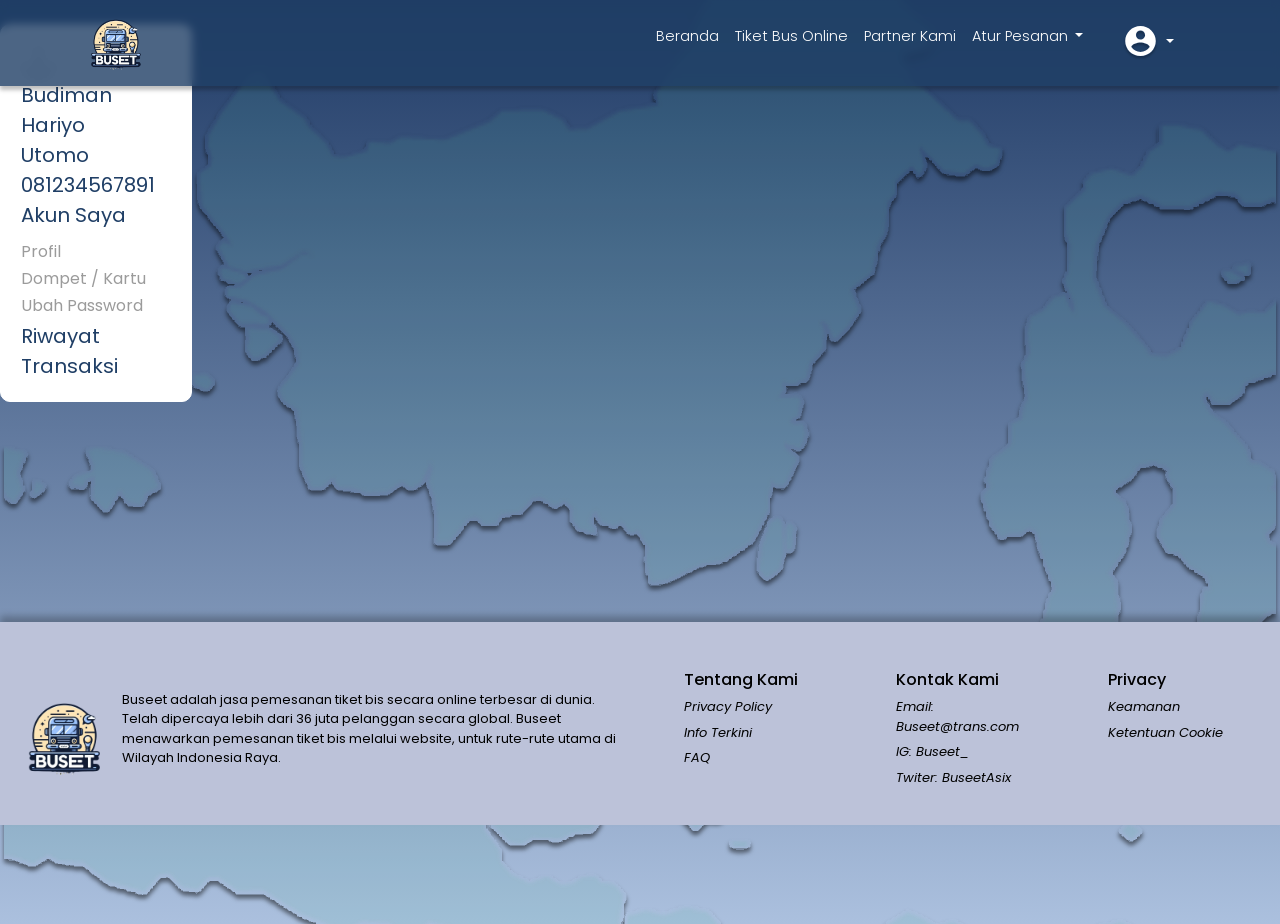
<file: src/public/profil-saya.html>
<!DOCTYPE html>
<html lang="en">

<head>
    <meta charset="UTF-8" />
    <meta http-equiv="X-UA-Compatible" content="IE=edge" />
    <meta name="viewport" content="width=device-width, initial-scale=1.0" />
    <link rel="stylesheet" href="https://cdnjs.cloudflare.com/ajax/libs/font-awesome/4.7.0/css/font-awesome.min.css" />
    <title> Profile Saya </title>
    <!-- Bootstrap5 -->
    <link href="https://cdn.jsdelivr.net/npm/bootstrap@5.3.3/dist/css/bootstrap.min.css" rel="stylesheet" integrity="sha384-QWTKZyjpPEjISv5WaRU9OFeRpok6YctnYmDr5pNlyT2bRjXh0JMhjY6hW+ALEwIH" crossorigin="anonymous" />
    <link rel="stylesheet" href="https://cdn.jsdelivr.net/npm/bootstrap-icons@1.11.3/font/bootstrap-icons.min.css" />
    <!-- Linnk Font -->
    <link rel="preconnect" href="https://fonts.googleapis.com" />
    <link rel="preconnect" href="https://fonts.gstatic.com" crossorigin />
    <link href="https://fonts.googleapis.com/css2?family=Poppins:ital,wght@0,100;0,200;0,300;0,400;0,500;0,600;0,700;0,800;0,900;1,100;1,200;1,300;1,400;1,500;1,600;1,700;1,800;1,900&display=swap" rel="stylesheet" />
    <!-- css code file -->
    <link rel="stylesheet" href="../style/global.css" />
</head>

<body>
    <!-- Navigation Bar Tag Start -->
    <nav class="navbar navbar-dark navbar-expand-md bg-transparent fixed-top mynavbar">
        <div class="container">
            <img src="../assets/icon/logo-buseet.png" width="70px" alt="Logo Buseet" />
            <button class="navbar-toggler border-0" type="button" data-bs-toggle="offcanvas" data-bs-target="#offcanvasNavbar" aria-controls="offcanvasNavbar" aria-label="Toggle navigation">
          <span class="navbar-toggler-icon"></span>
        </button>
            <!-- Offcanvas Navbar Start -->
            <div class="offcanvas offcanvas-end" tabindex="-1" id="offcanvasNavbar" aria-labelledby="offcanvasNavbarLabel">
                <div class="offcanvas-header">
                    <img src="../assets/icon/logo-buseet.png" width="50px" alt="Logo Buseet" />
                    <button type="button" class="btn-close" data-bs-dismiss="offcanvas" aria-label="Close"></button>
                </div>
                <div class="offcanvas-body">
                    <ul class="navbar-nav ms-auto justify-content-end flex-grow-1 pe-3">
                        <!-- Profile Offcanvas Start -->
                        <li class="nav-item dropdown ms-4 offcanvas-profile">
                            <a class="nav-link dropdown-toggle" href="#" role="button" data-bs-toggle="dropdown" aria-expanded="false">
                                <img src="../assets/icon/profile.svg" width="35px" alt="" />
                            </a>
                            <ul class="dropdown-menu">
                                <li><a class="dropdown-item" href="#">Perjalan Saya</a></li>
                                <li><a class="dropdown-item" href="src/public/profil-saya.html">Profile Saya</a></li>
                                <li><a class="dropdown-item" href="#">Dompet/Kartu</a></li>
                                <li>
                                    <hr class="dropdown-divider" />
                                </li>
                                <li><a class="dropdown-item text-danger" href="login.html">Sign Out</a></li>
                            </ul>
                        </li>
                        <!-- Profile Offcanvas End -->

                        <li class="nav-item">
                            <a class="nav-link" aria-current="page" href="../../index.html">Beranda</a>
                        </li>
                        <li class="nav-item">
                            <a class="nav-link" href="pesan-tiket.html">Tiket Bus Online</a>
                        </li>
                        <li class="nav-item">
                            <a class="nav-link" href="partner-kami.html">Partner Kami</a>
                        </li>
                        <!-- Dropdown Menu Start -->
                        <li class="nav-item dropdown">
                            <a class="nav-link dropdown-toggle" href="#" role="button" data-bs-toggle="dropdown" aria-expanded="false"> Atur Pesanan </a>
                            <ul class="dropdown-menu">
                                <li><a class="dropdown-item" href="#">Batalkan Tiket</a></li>
                                <li><a class="dropdown-item" href="#">Perubahan Jadwal</a></li>
                                <li><a class="dropdown-item" href="#">Tiket Saya</a></li>
                            </ul>
                        </li>
                        <!-- Dropdown Menu End -->
                        <!-- Profile Picture Start -->
                        <li class="nav-item dropdown ms-4 profile">
                            <a class="nav-link dropdown-toggle" href="#" role="button" data-bs-toggle="dropdown" aria-expanded="false">
                                <img src="../assets/icon/profile.svg" width="35px" alt="" />
                            </a>
                            <ul class="dropdown-menu">
                                <li><a class="dropdown-item" href="#">Perjalan Saya</a></li>
                                <li><a class="dropdown-item" href="src/public/profil-saya.html">Profile Saya</a></li>
                                <li><a class="dropdown-item" href="#">Dompet/Kartu</a></li>
                                <li>
                                    <hr class="dropdown-divider" />
                                </li>
                                <li><a class="dropdown-item text-danger" href="#">Sign Out</a></li>
                            </ul>
                        </li>
                        <!-- Profile Picture End -->
                    </ul>
                </div>
            </div>
            <!-- Offcanvas Navbar End -->
        </div>
    </nav>
    <!-- Navigation Bar Tag End -->

    <!--body profil saya-->
    <div class="d-flex align-items-center text-black mt-4">
        <div class="floating-element">

            <head>
                <img src="../assets/icon/profile.svg" width="35px" alt="" />
                <p>Budiman Hariyo<br>Utomo</p>
                <p>081234567891</p>
            </head>
            <p>Akun Saya</p>
            <ul>
                <li>Profil</li>
                <li>Dompet / Kartu</li>
                <li>Ubah Password</li>
            </ul>
            <p>Riwayat Transaksi</p>
        </div>
    </div>

    <!-- Body profil-saya end -->

    <footer>
        <div class="row d-flex align-items-center text-black">
            <div class="col-1">
                <img src="../assets/icon/logo-buseet.png" width="100px" alt="Logo Buseet" />
            </div>
            <div class="col-5">
                <p>Buseet adalah jasa pemesanan tiket bis secara online terbesar di dunia. Telah dipercaya lebih dari 36 juta pelanggan secara global. Buseet menawarkan pemesanan tiket bis melalui website, untuk rute-rute utama di Wilayah Indonesia Raya.</p>
            </div>
            <div class="col-2 align-self-start">
                <ul>
                    <li class="h6">Tentang Kami</li>
                    <li>Privacy Policy</li>
                    <li>Info Terkini</li>
                    <li>FAQ</li>
                </ul>
            </div>
            <div class="col-2 align-self-start">
                <ul>
                    <li class="h6">Kontak Kami</li>
                    <li>Email: Buseet@trans.com</li>
                    <li>IG: Buseet_</li>
                    <li>Twiter: BuseetAsix</li>
                </ul>
            </div>
            <div class="col-2 align-self-start">
                <ul>
                    <li class="h6">Privacy</li>
                    <li>Keamanan</li>
                    <li>Ketentuan Cookie</li>
                </ul>
            </div>
        </div>
    </footer>

    <!-- Bootstrap5 JS -->
    <script src="https://cdn.jsdelivr.net/npm/bootstrap@5.3.3/dist/js/bootstrap.bundle.min.js" integrity="sha384-YvpcrYf0tY3lHB60NNkmXc5s9fDVZLESaAA55NDzOxhy9GkcIdslK1eN7N6jIeHz" crossorigin="anonymous"></script>
    <!-- javascript code file -->
    <script src="../js/index.js"></script>
</body>

</html>
</file>
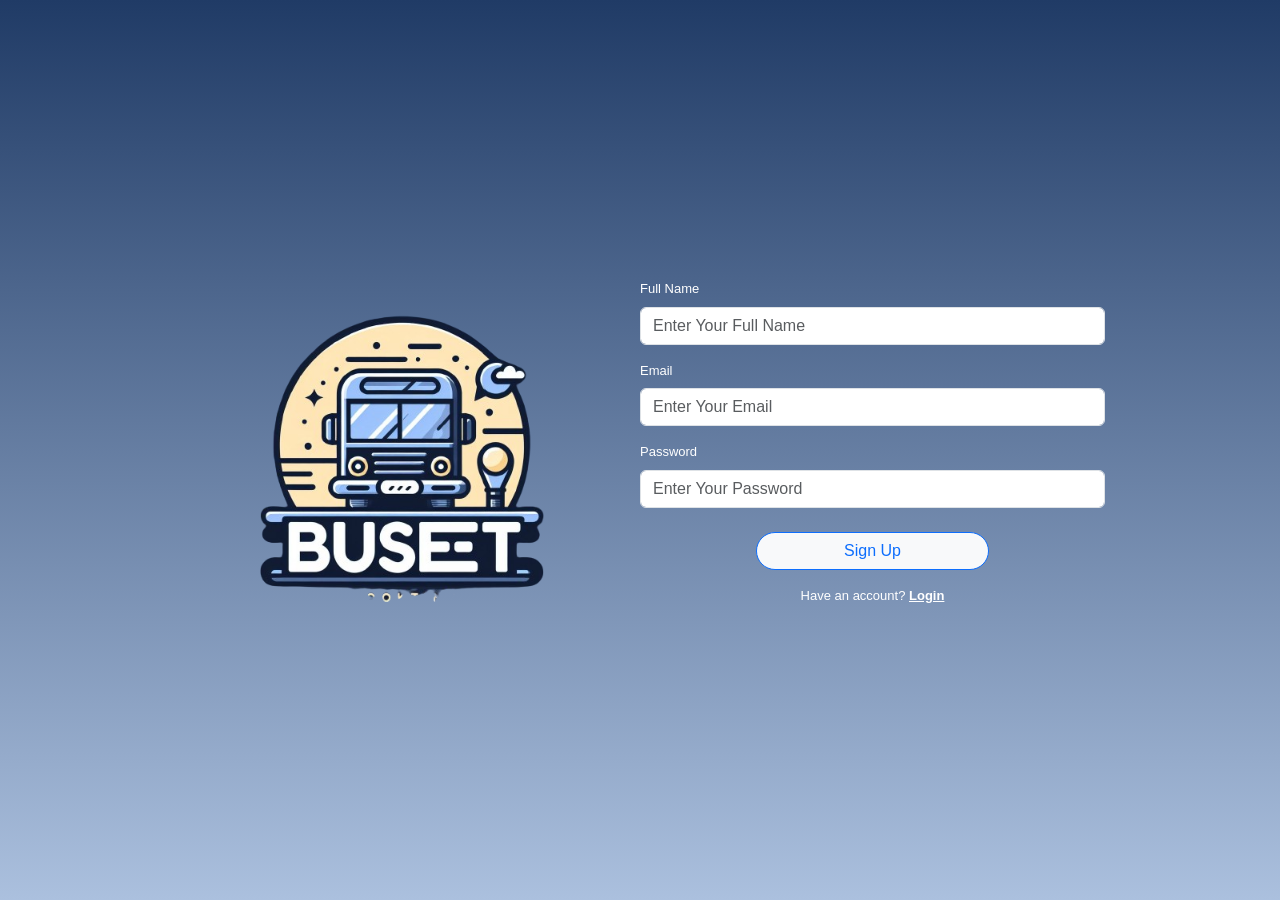
<file: src/public/signup.html>
<!DOCTYPE html>
<html lang="en">

<head>
    <meta charset="UTF-8" />
    <meta name="viewport" content="width=device-width, initial-scale=1.0" />
    <title> Sign Up </title>
    <!-- Bootstrap CDN -->
    <link href="https://cdn.jsdelivr.net/npm/bootstrap@5.3.3/dist/css/bootstrap.min.css" rel="stylesheet" integrity="sha384-QWTKZyjpPEjISv5WaRU9OFeRpok6YctnYmDr5pNlyT2bRjXh0JMhjY6hW+ALEwIH" crossorigin="anonymous" />
    <link rel="stylesheet" href="https://cdn.jsdelivr.net/npm/bootstrap-icons@1.11.3/font/bootstrap-icons.min.css" />
    <!-- Link CSS -->
    <link rel="stylesheet" href="./../style/login.css" />
</head>

<body>
    <!-- Main Content Start -->
    <div class="container d-flex justify-content-center align-items-center">
        <div class="col-5">
            <img src="../assets/icon/logo-buseet.png" width="400px" alt="Logo BUSEET" />
        </div>
        <div class="col-5">
            <form action="login.html" class="text-center">
                <!-- Input Full Name -->
                <div class="mb-3 col-12 text-start">
                    <label for="exampleInputEmail1" class="form-label">Full Name</label>
                    <input type="email" class="form-control" id="exampleInputEmail1" aria-describedby="emailHelp" placeholder="Enter Your Full Name" />
                </div>

                <!-- Input Email -->
                <div class="mb-3 col-12 text-start">
                    <label for="exampleInputEmail1" class="form-label">Email</label>
                    <input type="email" class="form-control" id="exampleInputEmail1" aria-describedby="emailHelp" placeholder="Enter Your Email" />
                </div>

                <!-- Input Password -->
                <div class="mb-3 col-12 text-start">
                    <label for="exampleInputPassword1" class="form-label">Password</label>
                    <input type="password" class="form-control" id="exampleInputPassword1" placeholder="Enter Your Password" />
                </div>

                <!-- Sign up Button -->
                <button type="submit" class="btn btn-light btn-outline-primary d-block mt-4 mb-3 col-6">Sign Up</button>
                <p>Have an account? <a href="login.html" class="text-white fw-bold">Login</a></p>
            </form>
        </div>
    </div>
    <!-- Main Content End -->
    <!-- Bootstrap Script -->
    <script src="https://cdn.jsdelivr.net/npm/bootstrap@5.3.3/dist/js/bootstrap.bundle.min.js" integrity="sha384-YvpcrYf0tY3lHB60NNkmXc5s9fDVZLESaAA55NDzOxhy9GkcIdslK1eN7N6jIeHz" crossorigin="anonymous"></script>
</body>

</html>
</file>
<file: src/style/global.css>
body {
    background: url("../assets/images/bg-peta-ind.svg") center center, linear-gradient(to bottom, rgba(32, 59, 102, 1), rgba(171, 192, 222, 1));
    background-size: cover;
    overflow-x: hidden;
    font-family: "Poppins", sans-serif;
    color: white;
    min-height: 100vh;
    padding: 0;
}

.mynavbar {
    background-color: rgba(32, 63, 102, 0.8) !important;
    backdrop-filter: blur(4px);
    box-shadow: 0px 4px 4px 0px rgba(0, 0, 0, 0.25);
    margin-bottom: 20rem;
}

.mynavbar .offcanvas-profile {
    visibility: hidden;
    opacity: 0;
    transform: scale(0);
}

.mynavbar .offcanvas {
    text-align: center;
    height: 100vh;
    color: black;
}

.mynavbar .nav-link {
    color: white;
    font-weight: 300;
    font-size: 0.9rem;
}

.mynavbar .nav-link:hover {
    font-weight: 400;
}

.mynavbar .nav-link:active {
    color: white;
}

.mynavbar .aktiv {
    font-weight: 500;
}

.bus-img {
    width: 100vw;
    height: 65vh;
    object-fit: cover;
}

#hero {
    padding-top: 8rem !important;
}

#hero .btn {
    width: 315px;
    height: 58px;
    border-radius: 30px;
    font-weight: 500;
}

#hero p {
    text-align: center;
    font-family: "Poppins", sans-serif;
}

#hero .paragraf {
    font-size: 14px;
    font-weight: 300;
}


/* CSS Home page */

.pemesanan .pesan-img,
.pemesanan .pesan-caption {
    width: 70%;
}

.pemesanan,
.list-jadwal {
    margin-top: 10rem;
}

.pemesanan .pesan-img,
.partner .partner-img {
    background-color: rgba(217, 217, 217, 0.8);
    padding: 2rem;
    border-radius: 15px;
}

.pemesanan .pesan-caption {
    text-align: left;
    font-size: 18px;
}

.pemesanan .pesan-caption p {
    font-size: 13px;
    font-weight: 300;
}

.container-btn {
    padding-top: 5rem;
}

.container-btn .btn {
    width: 328px;
    height: 58px;
    border-radius: 30px;
    font-weight: 500;
}


/* End Home Page CSS */


/* CSS Pemesanan Bus */

.container .input-group input,
.container .input-group span {
    border-radius: 0;
    height: 100px;
}

.container .input-group {
    margin-top: -11rem;
}

.container .input-group .curved {
    border-radius: 15px;
}

#pesan-tiket form a {
    padding-top: 0.7rem;
}

.list-jadwal table {
    border-collapse: collapse;
    width: 70%;
}

.list-jadwal table,
.list-jadwal tr,
.list-jadwal td,
.list-jadwal th {
    border: 3px solid #0c206a;
    padding: 1rem;
}

.list-jadwal thead {
    background-color: #3a4d93;
}


/* CSS Pemesanan End */


/* CSS Partner Kami Start */

.partner .partner-img {
    width: 80%;
}

.partner .partner-img .row-img {
    margin-left: 3rem;
}


/* Style Detail Jadwal */

#detail-jadwal aside {
    background-color: white;
    padding-bottom: 3rem;
    padding-top: 2rem;
    color: #000;
}

#detail-jadwal aside h6 {
    margin-top: 2rem;
    font-weight: 500;
}

#detail-jadwal aside .form-check {
    font-size: 0.85rem;
}

#detail-jadwal main {
    margin-bottom: 220px;
}

#detail-jadwal main h5 {
    padding-top: 1.7rem;
    font-weight: 500;
    font-size: 1.3rem;
}

#detail-jadwal main p {
    font-weight: 300;
    font-size: 0.9rem;
}

#detail-jadwal main .container-tiket {
    margin-top: 4rem;
}

#detail-jadwal main .card {
    position: relative;
}

#detail-jadwal main .container-tiket .btn {
    background-color: #203f66;
    height: 35px;
    color: #fff !important;
}

#detail-jadwal main .logo-bus {
    height: 4rem;
    background-color: #d9d9d9;
    line-height: 4rem;
    border-radius: 8px;
}

#detail-jadwal main .collapse-shadow {
    box-shadow: 0px 8px 6px -4px rgba(0, 0, 0, 0.2);
    margin-left: -1.699999rem;
    margin-right: -1.599999rem;
}


/*profile*/

.floating-element {
    top: 0;
    left: 0;
    width: 15%;
    padding: 20px;
    background-color: #fff;
    border: 1px solid #fff;
    color: #fff;
    border-radius: 10px;
    z-index: 100;
}

.floating-element p {
    margin: 0;
    font-size: 20px;
    line-height: 1.5;
    color: #203F66;
}

.floating-element ul {
    list-style: none;
    padding: 0;
    margin: 10px 0 0 0;
}

.floating-element li {
    margin-bottom: 3px;
    padding: 0;
    color: #9B9B9B;
}

.floating-element a {
    color: #fff;
    text-decoration: none;
}

.floating-element a:hover {
    text-decoration: underline;
}


/*end profile*/

footer {
    height: 203px;
    width: 100vw;
    margin-top: 220px;
    background-color: rgb(188, 194, 217);
    padding-top: 3rem;
    box-shadow: 0 -6px 7px rgba(0, 0, 0, 0.25);
    padding: 1rem;
    padding-top: 3rem;
}

footer ul li {
    list-style: none;
    margin-top: 6px;
}

footer .col-5 {
    font-size: 13px;
}

footer ul li:not(:first-child) {
    font-style: italic;
    font-size: 13px;
}

@media screen and (max-width: 768px) {
    .mynavbar .nav-link {
        color: #000;
    }
    .mynavbar .profile {
        visibility: hidden;
        opacity: 0;
    }
    .mynavbar .offcanvas-profile {
        visibility: visible;
        opacity: 1;
        transform: scale(1);
    }
}
</file>
<file: src/style/ticket-selector.css>
aside input {
  width: 25px;
  height: 25px;
  background-color: white;
  border-radius: 0.5mm;
  outline: 0.3mm solid rgb(180, 180, 180);
  cursor: pointer;
  line-height: 25px;
}

.form-check input,
.form-check label {
  cursor: pointer;
}

/* Ticket Selection */
.ticket-price {
  width: 100%;
  display: flex;
  align-items: center;
  justify-content: center;
  padding: 1rem;
  padding-top: 1rem;
}

.price-list {
  width: 100%;
  display: flex;
  align-items: center;
}

.price-item {
  background-color: rgb(233, 233, 233);
  text-align: center;
  justify-content: center;
  flex-direction: column;
  padding: 0.399rem 0.6rem;
  border-radius: 2mm;
  cursor: pointer;
  margin-left: 1rem;
}

.price {
  font-size: 12px;
}

.ticket-price input:checked + label {
  background-color: #203f66;
  color: white;
}

.tutorial-container {
  height: 25px;
  background-color: #203f66;
  border-radius: 7px;
  color: #fff;
  line-height: 25px;
}

.seats {
  width: 100%;
  display: flex;
  align-items: center;
  justify-content: center;
  flex-direction: column;
  min-height: 150px;
  position: relative;
}

.status {
  width: 100%;
  display: flex;
  align-items: center;
  justify-content: space-evenly;
}

.item {
  font-size: 15px;
  position: relative;
  margin-top: 1.5rem;
}

.item::before {
  content: "";
  position: absolute;
  top: 50%;
  left: -15px;
  transform: translate(0, -50%);
  width: 13px;
  height: 13px;
  background: rgb(255, 255, 255);
  outline: 0.2mm solid rgb(120, 120, 120);
  border-radius: 0.3mm;
}

.item:nth-child(2)::before {
  background: rgb(180, 180, 180);
  outline: none;
}

.item:nth-child(3)::before {
  background-color: #203f66;
  outline: none;
}

.all-seats {
  display: grid;
  grid-template-columns: repeat(10, 1fr);
  grid-gap: 15px;
  outline: 0.3mm solid rgb(0, 0, 0);
  padding: 0.7rem;
  border-radius: 0.5mm;
}

.seat {
  width: 25px;
  height: 25px;
  background-color: white;
  border-radius: 0.5mm;
  outline: 0.3mm solid rgb(180, 180, 180);
  cursor: pointer;
  line-height: 25px;
}

.all-seats input:checked + .seat {
  background-color: #203f66;
  outline: none;
  color: #fff;
}

.seat.booked {
  background-color: rgb(180, 180, 180);
  outline: none;
}

/* Detail Pesanan */
.card {
  padding: 16px;
}

.card-header {
  margin-bottom: 16px;
}

.card-content {
  display: flex;
}

.card .depart-arrival-info h6,
.card .depart-arrival-info p {
  margin-bottom: 0;
}

.card .depart-arrival-info .alamat {
  font-size: 12px;
}

.card .left-border {
  border: 1px solid black !important;
}

/* Ticket Booking Detail */
.booking-detail-container,
.ticket-prices {
  color: #203f66;
}

.booking-detail-container .card {
  width: 27%;
  height: 4rem;
  padding: 1rem;
  margin-left: 1rem;
  cursor: pointer;
  outline: 0.04rem solid #203f66;
}

.booking-detail-container .card:hover {
  outline: 0.177rem solid #203f66;
}

.booking-detail-container .card-btn .bi-pencil-square {
  position: absolute;
  right: 20px;
  top: 20px;
  font-size: 19px;
}

.booking-detail-container .btn {
  background-color: #203f66;
  color: white;
}

.form-identity-container label,
.form-identity-container input::placeholder,
.form-identity-container select {
  font-size: 14px;
}

.form-identity-container input,
.form-identity-container select {
  outline: 0.3mm solid #203f66;
}

.form-identity-container input:focus {
  outline: none;
}
</file>
<file: src/style/component.css>
/* Component Position */
.left-03 {
  left: -0.3rem;
}

/* Component Font */
.font-12 {
  font-size: 12px !important;
}

.font-13 {
  font-size: 13px !important;
}

.font-14 {
  font-size: 14px !important;
}

.font-15 {
  font-size: 15px;
}
.font-16 {
  font-size: 1.2rem;
}

.font-color-primary {
  color: #203f66;
}

/* Component Layout */
.nav-tambahan {
  height: 50px;
  background-color: rgba(32, 63, 102, 1) !important;
  box-shadow: 0px 4px 4px 0px rgba(0, 0, 0, 0.25);
  margin-top: 4rem;
  padding-left: 2rem;
  margin-right: -2rem;
  line-height: 50px;
}

.nav-tambahan a {
  text-decoration: none;
  color: #fff;
}

.content-navbar-plus {
  padding-top: 10rem;
}

/* Component Style */
.no-outline {
  outline: none !important;
}
</file>
<file: src/style/login.css>
body {
  background: linear-gradient(to bottom, rgba(32, 59, 102, 1), rgba(171, 192, 222, 1));
  overflow-x: hidden;
  font-family: "Poppins", sans-serif;
  background-repeat: no-repeat;
  height: 100vh;
  color: white;
}

.container {
  text-align: center;
  height: 100vh;
}

.container form {
  font-size: 13px;
}

.container form .col-5,
.container form .btn {
  margin: auto;
}

.container form .form-check-input,
.container form .form-check-label {
  cursor: pointer;
}

.container form .btn {
  border-radius: 20px;
}

.container form .col-5 a {
  color: white;
}

.container form .login-way {
  width: 15%;
}

.container form .login-way img {
  width: 50px;
}

.conatiner input::placeholder {
  color: #938db2;
  opacity: 0.2;
}
</file>
